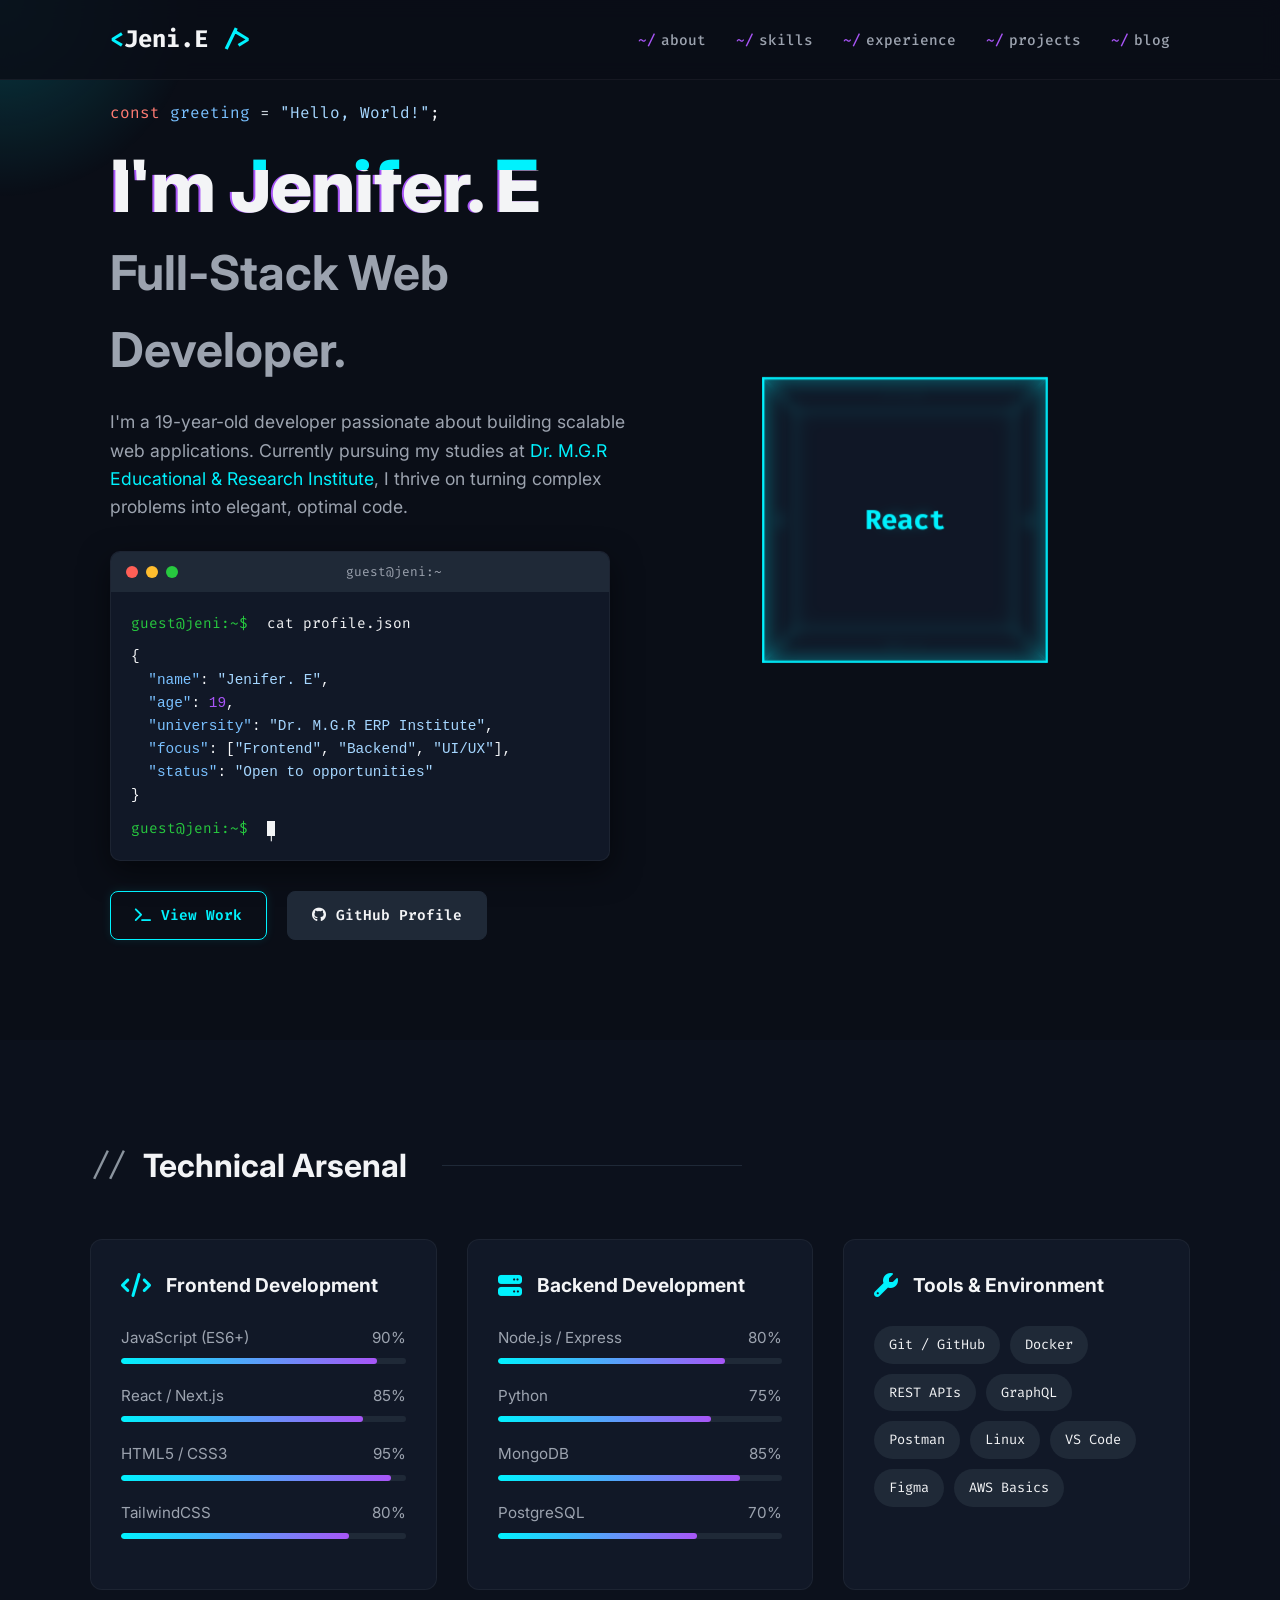
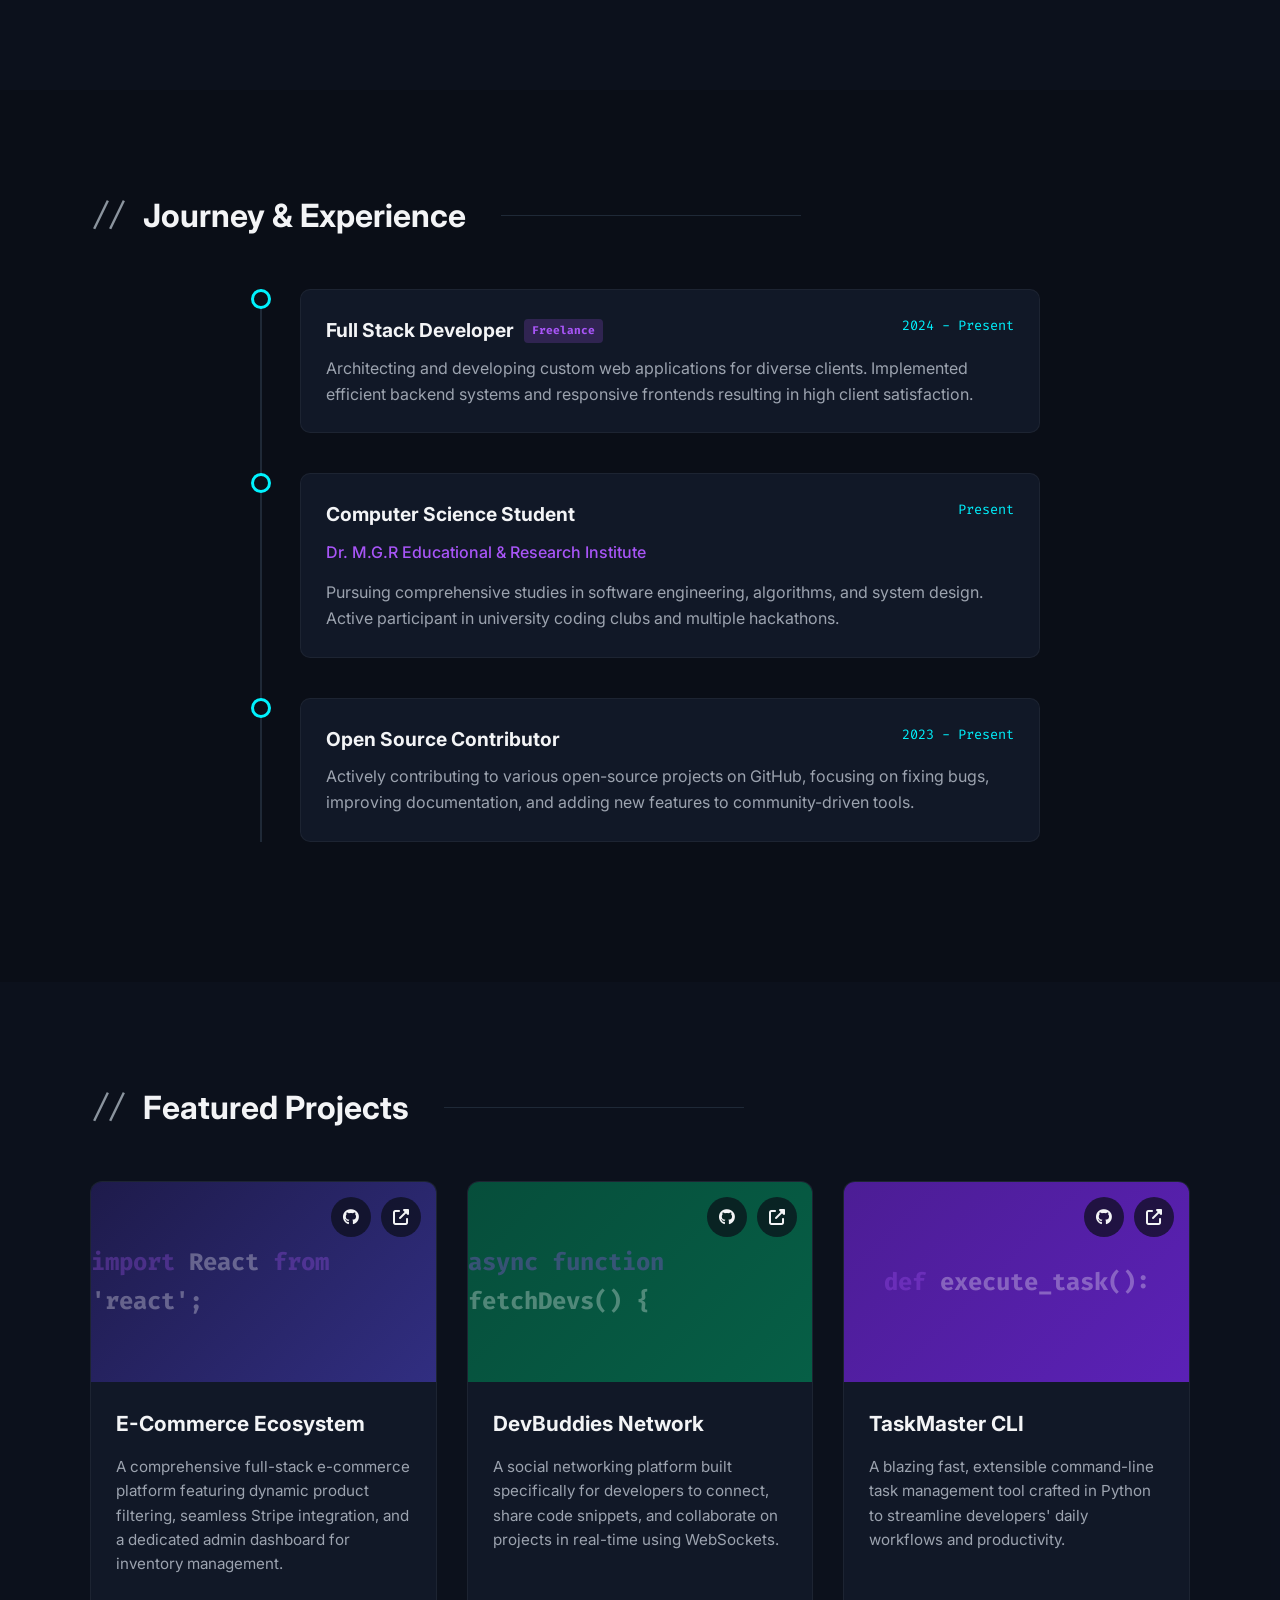
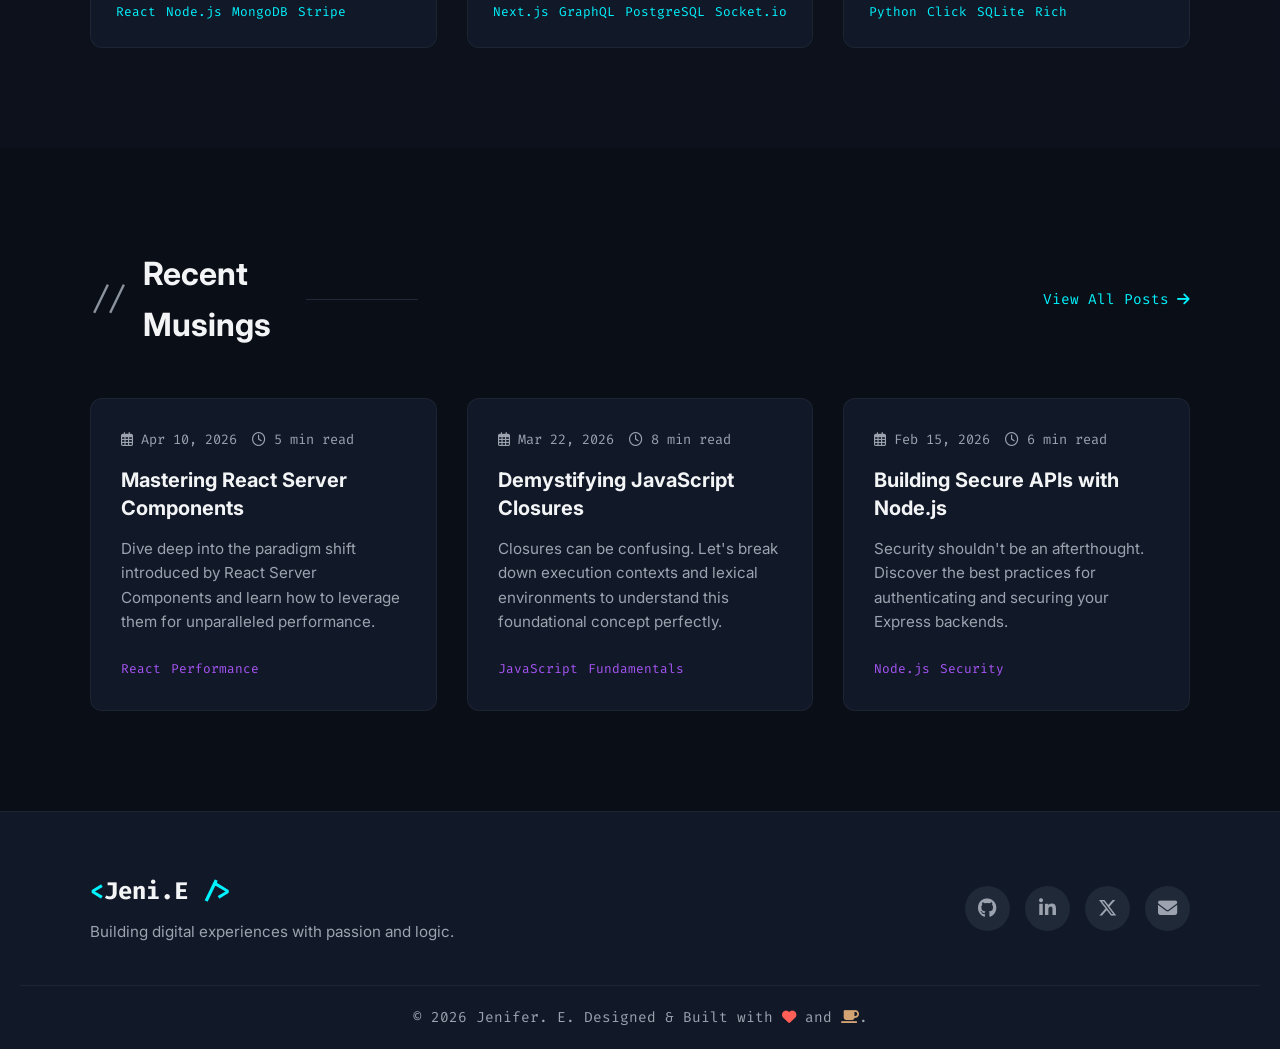
<file: Jeni portfolio/index.html>
<!DOCTYPE html>
<html lang="en" class="scroll-smooth">
<head>
    <meta charset="UTF-8">
    <meta name="viewport" content="width=device-width, initial-scale=1.0">
    <title>Jenifer. E | Full-Stack Developer</title>
    <meta name="description" content="Portfolio of Jenifer. E, a 19-year-old Full-Stack Developer studying at Dr. M.G.R Educational & Research Institute.">
    <link rel="stylesheet" href="style.css">
    <!-- Google Fonts -->
    <link rel="preconnect" href="https://fonts.googleapis.com">
    <link rel="preconnect" href="https://fonts.gstatic.com" crossorigin>
    <link href="https://fonts.googleapis.com/css2?family=Fira+Code:wght@300;400;500;600;700&family=Inter:wght@300;400;500;600;700;800&display=swap" rel="stylesheet">
    <!-- Font Awesome -->
    <link rel="stylesheet" href="https://cdnjs.cloudflare.com/ajax/libs/font-awesome/6.4.0/css/all.min.css">
</head>
<body>
    <div class="cursor-glow"></div>
    
    <header class="navbar">
        <div class="nav-container">
            <a href="#" class="logo">
                <span class="code-bracket">&lt;</span>Jeni.E <span class="code-bracket">/&gt;</span>
            </a>
            <ul class="nav-links">
                <li><a href="#about"><span class="nav-prefix">~/</span>about</a></li>
                <li><a href="#skills"><span class="nav-prefix">~/</span>skills</a></li>
                <li><a href="#experience"><span class="nav-prefix">~/</span>experience</a></li>
                <li><a href="#projects"><span class="nav-prefix">~/</span>projects</a></li>
                <li><a href="#blog"><span class="nav-prefix">~/</span>blog</a></li>
            </ul>
            <div class="hamburger">
                <div class="line"></div>
                <div class="line"></div>
                <div class="line"></div>
            </div>
        </div>
    </header>

    <main>
        <!-- Hero Section -->
        <section id="about" class="hero section-padding">
            <div class="hero-content fade-in-up">
                <p class="greeting code-font">
                    <span class="syntax-keyword">const</span> <span class="syntax-variable">greeting</span> <span class="syntax-operator">=</span> <span class="syntax-string">"Hello, World!"</span>;
                </p>
                <h1 class="glitch" data-text="I'm Jenifer. E">I'm <span class="highlight">Jenifer. E</span></h1>
                <h2 class="subtitle">Full-Stack Web Developer.</h2>
                <p class="hero-description">
                    I'm a 19-year-old developer passionate about building scalable web applications. 
                    Currently pursuing my studies at <span class="highlight">Dr. M.G.R Educational & Research Institute</span>, 
                    I thrive on turning complex problems into elegant, optimal code.
                </p>
                
                <div class="terminal-card">
                    <div class="terminal-header">
                        <div class="terminal-buttons">
                            <span class="term-btn close"></span>
                            <span class="term-btn minimize"></span>
                            <span class="term-btn expand"></span>
                        </div>
                        <span class="terminal-title">guest@jeni:~</span>
                    </div>
                    <div class="terminal-body code-font">
                        <p><span class="prompt">guest@jeni:~$</span> cat profile.json</p>
                        <pre class="json-code">
{
  <span class="json-key">"name"</span>: <span class="json-string">"Jenifer. E"</span>,
  <span class="json-key">"age"</span>: <span class="json-number">19</span>,
  <span class="json-key">"university"</span>: <span class="json-string">"Dr. M.G.R ERP Institute"</span>,
  <span class="json-key">"focus"</span>: [<span class="json-string">"Frontend"</span>, <span class="json-string">"Backend"</span>, <span class="json-string">"UI/UX"</span>],
  <span class="json-key">"status"</span>: <span class="json-string">"Open to opportunities"</span>
}</pre>
                        <p><span class="prompt">guest@jeni:~$</span> <span class="cursor-blink">|</span></p>
                    </div>
                </div>

                <div class="cta-group">
                    <a href="#projects" class="btn primary-btn"><i class="fas fa-terminal"></i> View Work</a>
                    <a href="https://github.com" target="_blank" rel="noopener noreferrer" class="btn secondary-btn"><i class="fab fa-github"></i> GitHub Profile</a>
                </div>
            </div>
            
            <div class="hero-visual fade-in-up delay-1">
                <div class="code-cube-container">
                    <div class="code-cube">
                        <div class="face front">React</div>
                        <div class="face back">Node</div>
                        <div class="face right">Python</div>
                        <div class="face left">DBs</div>
                        <div class="face top">Git</div>
                        <div class="face bottom">API</div>
                    </div>
                </div>
            </div>
        </section>

        <!-- Skills Section -->
        <section id="skills" class="skills-section section-padding offset-bg">
            <div class="section-container">
                <h2 class="section-title"><span class="code-comment">//</span> Technical Arsenal</h2>
                <div class="skills-grid">
                    <div class="skill-category fade-in-up">
                        <div class="skill-header">
                            <i class="fas fa-code"></i>
                            <h3>Frontend Development</h3>
                        </div>
                        <div class="skill-items">
                            <div class="skill-item">
                                <div class="skill-info"><span>JavaScript (ES6+)</span> <span>90%</span></div>
                                <div class="progress-bar"><div class="progress" style="width: 90%;"></div></div>
                            </div>
                            <div class="skill-item">
                                <div class="skill-info"><span>React / Next.js</span> <span>85%</span></div>
                                <div class="progress-bar"><div class="progress" style="width: 85%;"></div></div>
                            </div>
                            <div class="skill-item">
                                <div class="skill-info"><span>HTML5 / CSS3</span> <span>95%</span></div>
                                <div class="progress-bar"><div class="progress" style="width: 95%;"></div></div>
                            </div>
                            <div class="skill-item">
                                <div class="skill-info"><span>TailwindCSS</span> <span>80%</span></div>
                                <div class="progress-bar"><div class="progress" style="width: 80%;"></div></div>
                            </div>
                        </div>
                    </div>

                    <div class="skill-category fade-in-up delay-1">
                        <div class="skill-header">
                            <i class="fas fa-server"></i>
                            <h3>Backend Development</h3>
                        </div>
                        <div class="skill-items">
                            <div class="skill-item">
                                <div class="skill-info"><span>Node.js / Express</span> <span>80%</span></div>
                                <div class="progress-bar"><div class="progress" style="width: 80%;"></div></div>
                            </div>
                            <div class="skill-item">
                                <div class="skill-info"><span>Python</span> <span>75%</span></div>
                                <div class="progress-bar"><div class="progress" style="width: 75%;"></div></div>
                            </div>
                            <div class="skill-item">
                                <div class="skill-info"><span>MongoDB</span> <span>85%</span></div>
                                <div class="progress-bar"><div class="progress" style="width: 85%;"></div></div>
                            </div>
                            <div class="skill-item">
                                <div class="skill-info"><span>PostgreSQL</span> <span>70%</span></div>
                                <div class="progress-bar"><div class="progress" style="width: 70%;"></div></div>
                            </div>
                        </div>
                    </div>

                    <div class="skill-category fade-in-up delay-2">
                        <div class="skill-header">
                            <i class="fas fa-wrench"></i>
                            <h3>Tools & Environment</h3>
                        </div>
                        <div class="tools-cloud">
                            <span class="tool-tag">Git / GitHub</span>
                            <span class="tool-tag">Docker</span>
                            <span class="tool-tag">REST APIs</span>
                            <span class="tool-tag">GraphQL</span>
                            <span class="tool-tag">Postman</span>
                            <span class="tool-tag">Linux</span>
                            <span class="tool-tag">VS Code</span>
                            <span class="tool-tag">Figma</span>
                            <span class="tool-tag">AWS Basics</span>
                        </div>
                    </div>
                </div>
            </div>
        </section>

        <!-- Experience Timeline -->
        <section id="experience" class="timeline-section section-padding">
            <div class="section-container">
                <h2 class="section-title"><span class="code-comment">//</span> Journey & Experience</h2>
                <div class="timeline">
                    <!-- Timeline Item 1 -->
                    <div class="timeline-item fade-in-up">
                        <div class="timeline-marker"></div>
                        <div class="timeline-content">
                            <div class="timeline-header">
                                <h3>Full Stack Developer <span class="tag-badge">Freelance</span></h3>
                                <span class="date-badge">2024 - Present</span>
                            </div>
                            <p>Architecting and developing custom web applications for diverse clients. Implemented efficient backend systems and responsive frontends resulting in high client satisfaction.</p>
                        </div>
                    </div>
                    <!-- Timeline Item 2 -->
                    <div class="timeline-item fade-in-up">
                        <div class="timeline-marker"></div>
                        <div class="timeline-content">
                            <div class="timeline-header">
                                <h3>Computer Science Student</h3>
                                <span class="date-badge">Present</span>
                            </div>
                            <h4 class="institute">Dr. M.G.R Educational & Research Institute</h4>
                            <p>Pursuing comprehensive studies in software engineering, algorithms, and system design. Active participant in university coding clubs and multiple hackathons.</p>
                        </div>
                    </div>
                    <!-- Timeline Item 3 -->
                    <div class="timeline-item fade-in-up">
                        <div class="timeline-marker"></div>
                        <div class="timeline-content">
                            <div class="timeline-header">
                                <h3>Open Source Contributor</h3>
                                <span class="date-badge">2023 - Present</span>
                            </div>
                            <p>Actively contributing to various open-source projects on GitHub, focusing on fixing bugs, improving documentation, and adding new features to community-driven tools.</p>
                        </div>
                    </div>
                </div>
            </div>
        </section>

        <!-- Projects Section -->
        <section id="projects" class="projects-section section-padding offset-bg">
            <div class="section-container">
                <h2 class="section-title"><span class="code-comment">//</span> Featured Projects</h2>
                <div class="projects-grid">
                    <!-- Project 1 -->
                    <div class="project-card fade-in-up">
                        <div class="project-image" style="background: linear-gradient(135deg, #1e1b4b, #312e81);">
                            <div class="project-links">
                                <a href="https://github.com" target="_blank" aria-label="GitHub"><i class="fab fa-github"></i></a>
                                <a href="#" aria-label="Live Demo"><i class="fas fa-external-link-alt"></i></a>
                            </div>
                            <div class="project-code-bg">
                                <span>import</span> React <span>from</span> 'react';
                            </div>
                        </div>
                        <div class="project-content">
                            <h3 class="project-title">E-Commerce Ecosystem</h3>
                            <p class="project-desc">A comprehensive full-stack e-commerce platform featuring dynamic product filtering, seamless Stripe integration, and a dedicated admin dashboard for inventory management.</p>
                            <div class="project-tech-list">
                                <span>React</span>
                                <span>Node.js</span>
                                <span>MongoDB</span>
                                <span>Stripe</span>
                            </div>
                        </div>
                    </div>

                    <!-- Project 2 -->
                    <div class="project-card fade-in-up delay-1">
                        <div class="project-image" style="background: linear-gradient(135deg, #064e3b, #065f46);">
                            <div class="project-links">
                                <a href="https://github.com" target="_blank" aria-label="GitHub"><i class="fab fa-github"></i></a>
                                <a href="#" aria-label="Live Demo"><i class="fas fa-external-link-alt"></i></a>
                            </div>
                            <div class="project-code-bg">
                                <span>async function</span> fetchDevs() {
                            </div>
                        </div>
                        <div class="project-content">
                            <h3 class="project-title">DevBuddies Network</h3>
                            <p class="project-desc">A social networking platform built specifically for developers to connect, share code snippets, and collaborate on projects in real-time using WebSockets.</p>
                            <div class="project-tech-list">
                                <span>Next.js</span>
                                <span>GraphQL</span>
                                <span>PostgreSQL</span>
                                <span>Socket.io</span>
                            </div>
                        </div>
                    </div>

                    <!-- Project 3 -->
                    <div class="project-card fade-in-up delay-2">
                        <div class="project-image" style="background: linear-gradient(135deg, #4c1d95, #5b21b6);">
                            <div class="project-links">
                                <a href="https://github.com" target="_blank" aria-label="GitHub"><i class="fab fa-github"></i></a>
                                <a href="#" aria-label="Live Demo"><i class="fas fa-external-link-alt"></i></a>
                            </div>
                            <div class="project-code-bg">
                                <span>def</span> execute_task():
                            </div>
                        </div>
                        <div class="project-content">
                            <h3 class="project-title">TaskMaster CLI</h3>
                            <p class="project-desc">A blazing fast, extensible command-line task management tool crafted in Python to streamline developers' daily workflows and productivity.</p>
                            <div class="project-tech-list">
                                <span>Python</span>
                                <span>Click</span>
                                <span>SQLite</span>
                                <span>Rich</span>
                            </div>
                        </div>
                    </div>
                </div>
            </div>
        </section>

        <!-- Blog Section -->
        <section id="blog" class="blog-section section-padding">
            <div class="section-container">
                <div class="section-header-flex">
                    <h2 class="section-title"><span class="code-comment">//</span> Recent Musings</h2>
                    <a href="#" class="view-all-link">View All Posts <i class="fas fa-arrow-right"></i></a>
                </div>
                <div class="blog-grid">
                    <article class="blog-card fade-in-up">
                        <div class="blog-meta">
                            <span class="blog-date"><i class="far fa-calendar-alt"></i> Apr 10, 2026</span>
                            <span class="blog-read-time"><i class="far fa-clock"></i> 5 min read</span>
                        </div>
                        <h3 class="blog-title"><a href="#">Mastering React Server Components</a></h3>
                        <p class="blog-excerpt">Dive deep into the paradigm shift introduced by React Server Components and learn how to leverage them for unparalleled performance.</p>
                        <div class="blog-tags">
                            <span>React</span>
                            <span>Performance</span>
                        </div>
                    </article>
                    
                    <article class="blog-card fade-in-up delay-1">
                        <div class="blog-meta">
                            <span class="blog-date"><i class="far fa-calendar-alt"></i> Mar 22, 2026</span>
                            <span class="blog-read-time"><i class="far fa-clock"></i> 8 min read</span>
                        </div>
                        <h3 class="blog-title"><a href="#">Demystifying JavaScript Closures</a></h3>
                        <p class="blog-excerpt">Closures can be confusing. Let's break down execution contexts and lexical environments to understand this foundational concept perfectly.</p>
                        <div class="blog-tags">
                            <span>JavaScript</span>
                            <span>Fundamentals</span>
                        </div>
                    </article>

                    <article class="blog-card fade-in-up delay-2">
                        <div class="blog-meta">
                            <span class="blog-date"><i class="far fa-calendar-alt"></i> Feb 15, 2026</span>
                            <span class="blog-read-time"><i class="far fa-clock"></i> 6 min read</span>
                        </div>
                        <h3 class="blog-title"><a href="#">Building Secure APIs with Node.js</a></h3>
                        <p class="blog-excerpt">Security shouldn't be an afterthought. Discover the best practices for authenticating and securing your Express backends.</p>
                        <div class="blog-tags">
                            <span>Node.js</span>
                            <span>Security</span>
                        </div>
                    </article>
                </div>
            </div>
        </section>
    </main>

    <!-- Footer -->
    <footer>
        <div class="footer-container">
            <div class="footer-info">
                <div class="logo">
                    <span class="code-bracket">&lt;</span>Jeni.E <span class="code-bracket">/&gt;</span>
                </div>
                <p>Building digital experiences with passion and logic.</p>
            </div>
            <div class="social-links">
                <a href="https://github.com" target="_blank" aria-label="GitHub"><i class="fab fa-github"></i></a>
                <a href="#" aria-label="LinkedIn"><i class="fab fa-linkedin-in"></i></a>
                <a href="#" aria-label="Twitter"><i class="fab fa-x-twitter"></i></a>
                <a href="mailto:contact@jenifer.e.dev" aria-label="Email"><i class="fas fa-envelope"></i></a>
            </div>
        </div>
        <div class="footer-bottom">
            <p>&copy; 2026 Jenifer. E. Designed & Built with <i class="fas fa-heart"></i> and <i class="fas fa-coffee"></i>.</p>
        </div>
    </footer>

    <script src="script.js"></script>
</body>
</html>
</file>
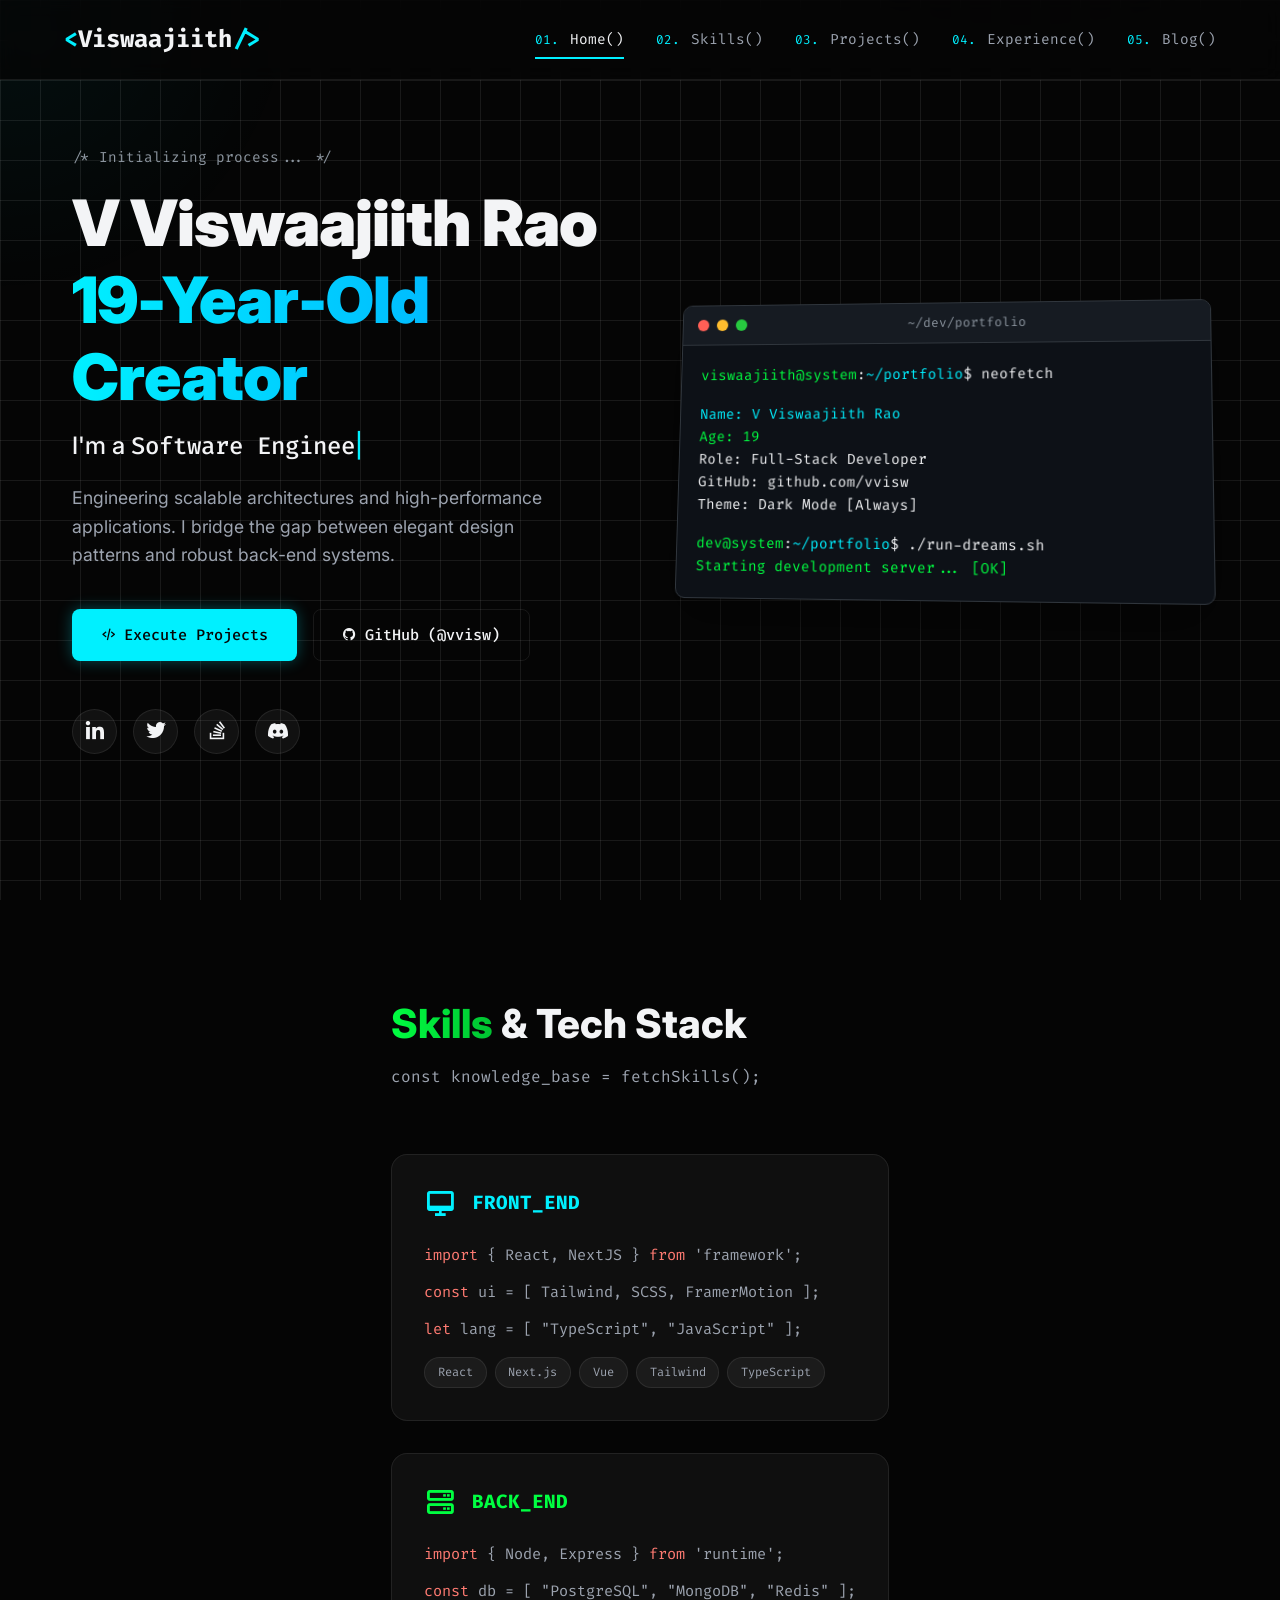
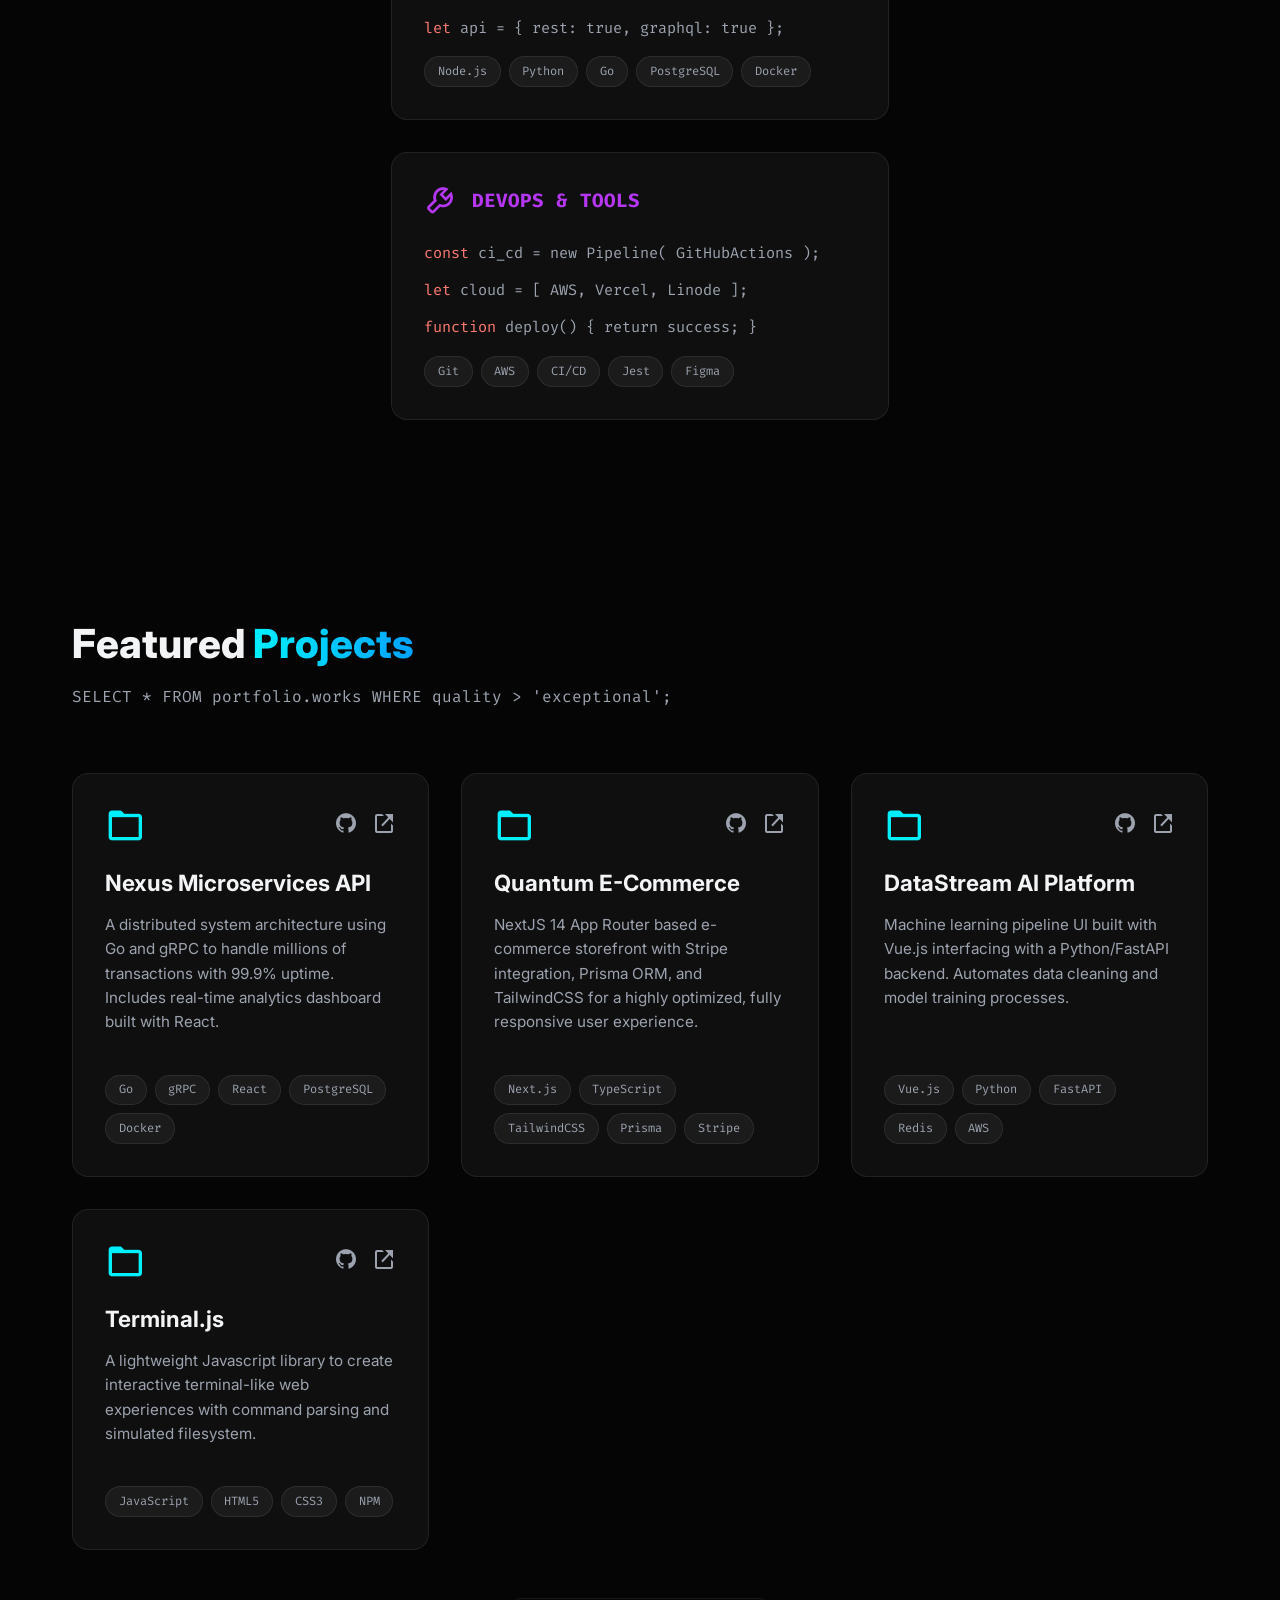
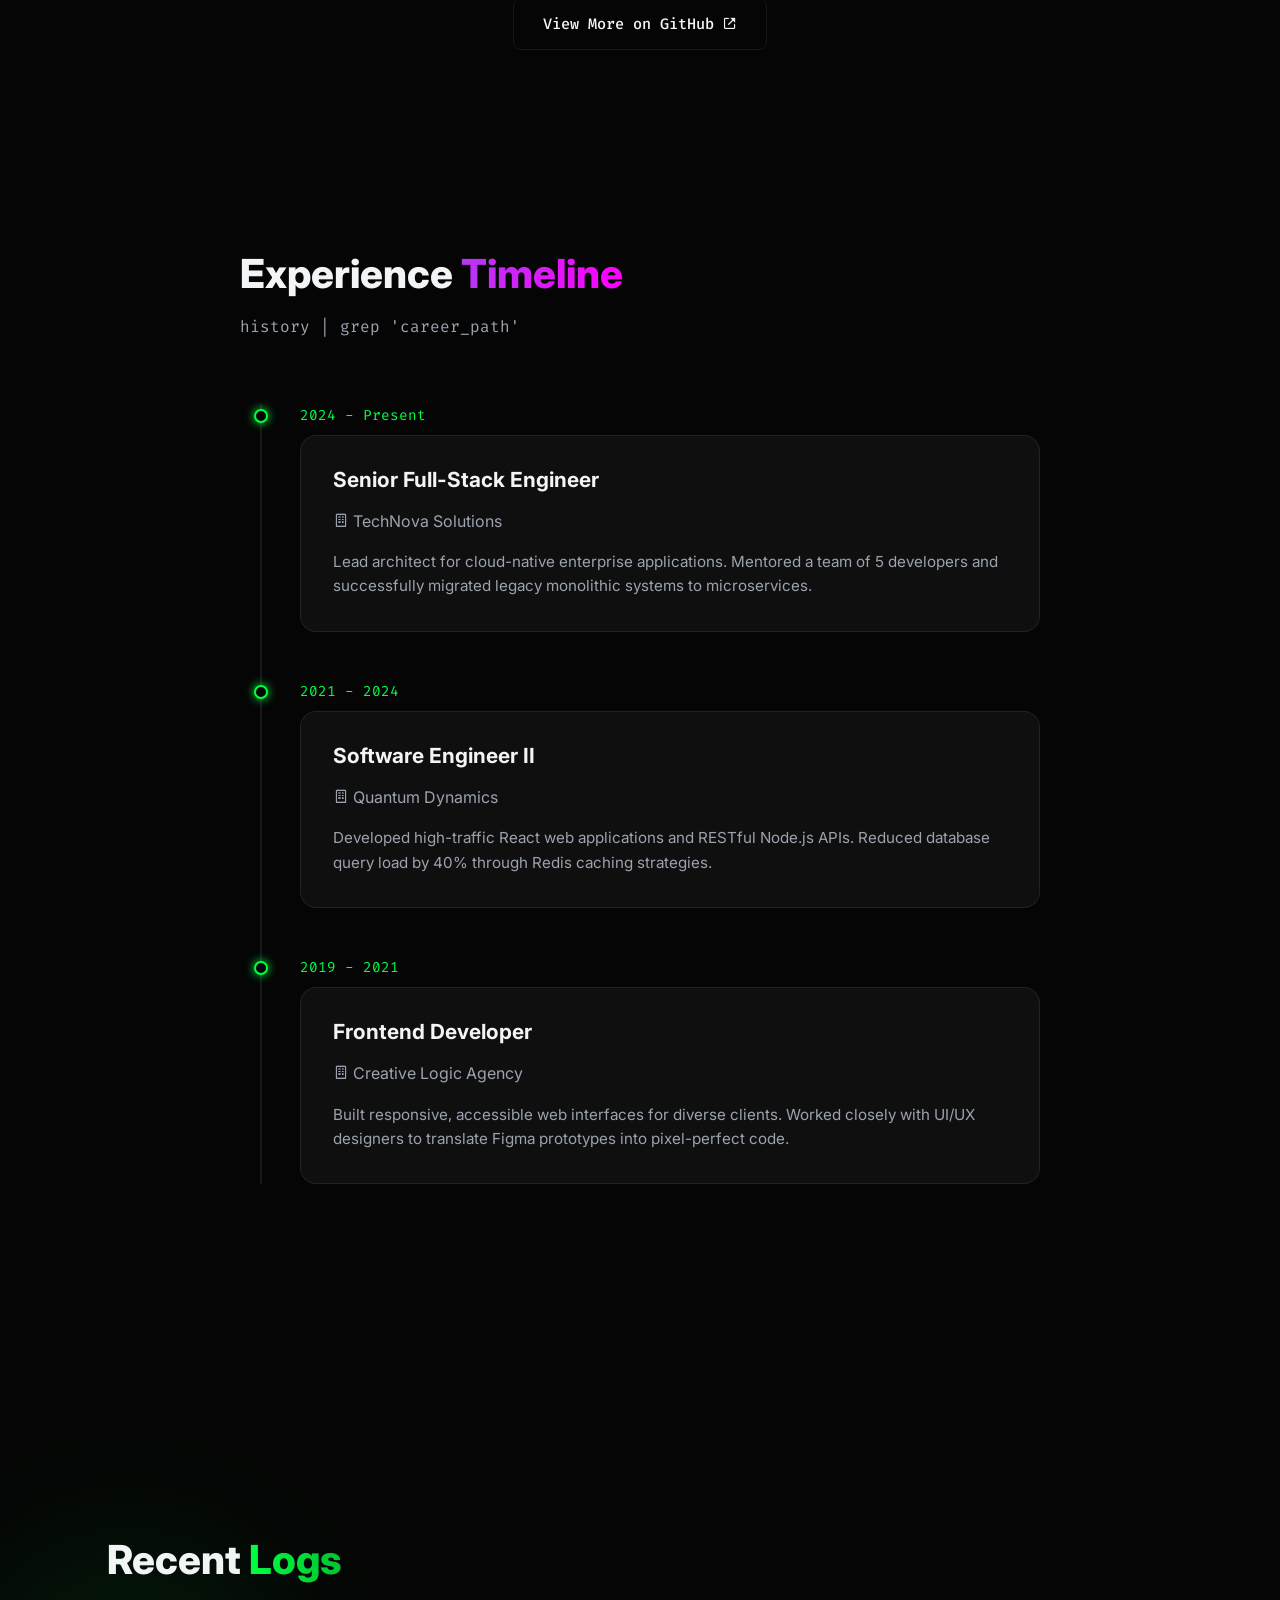
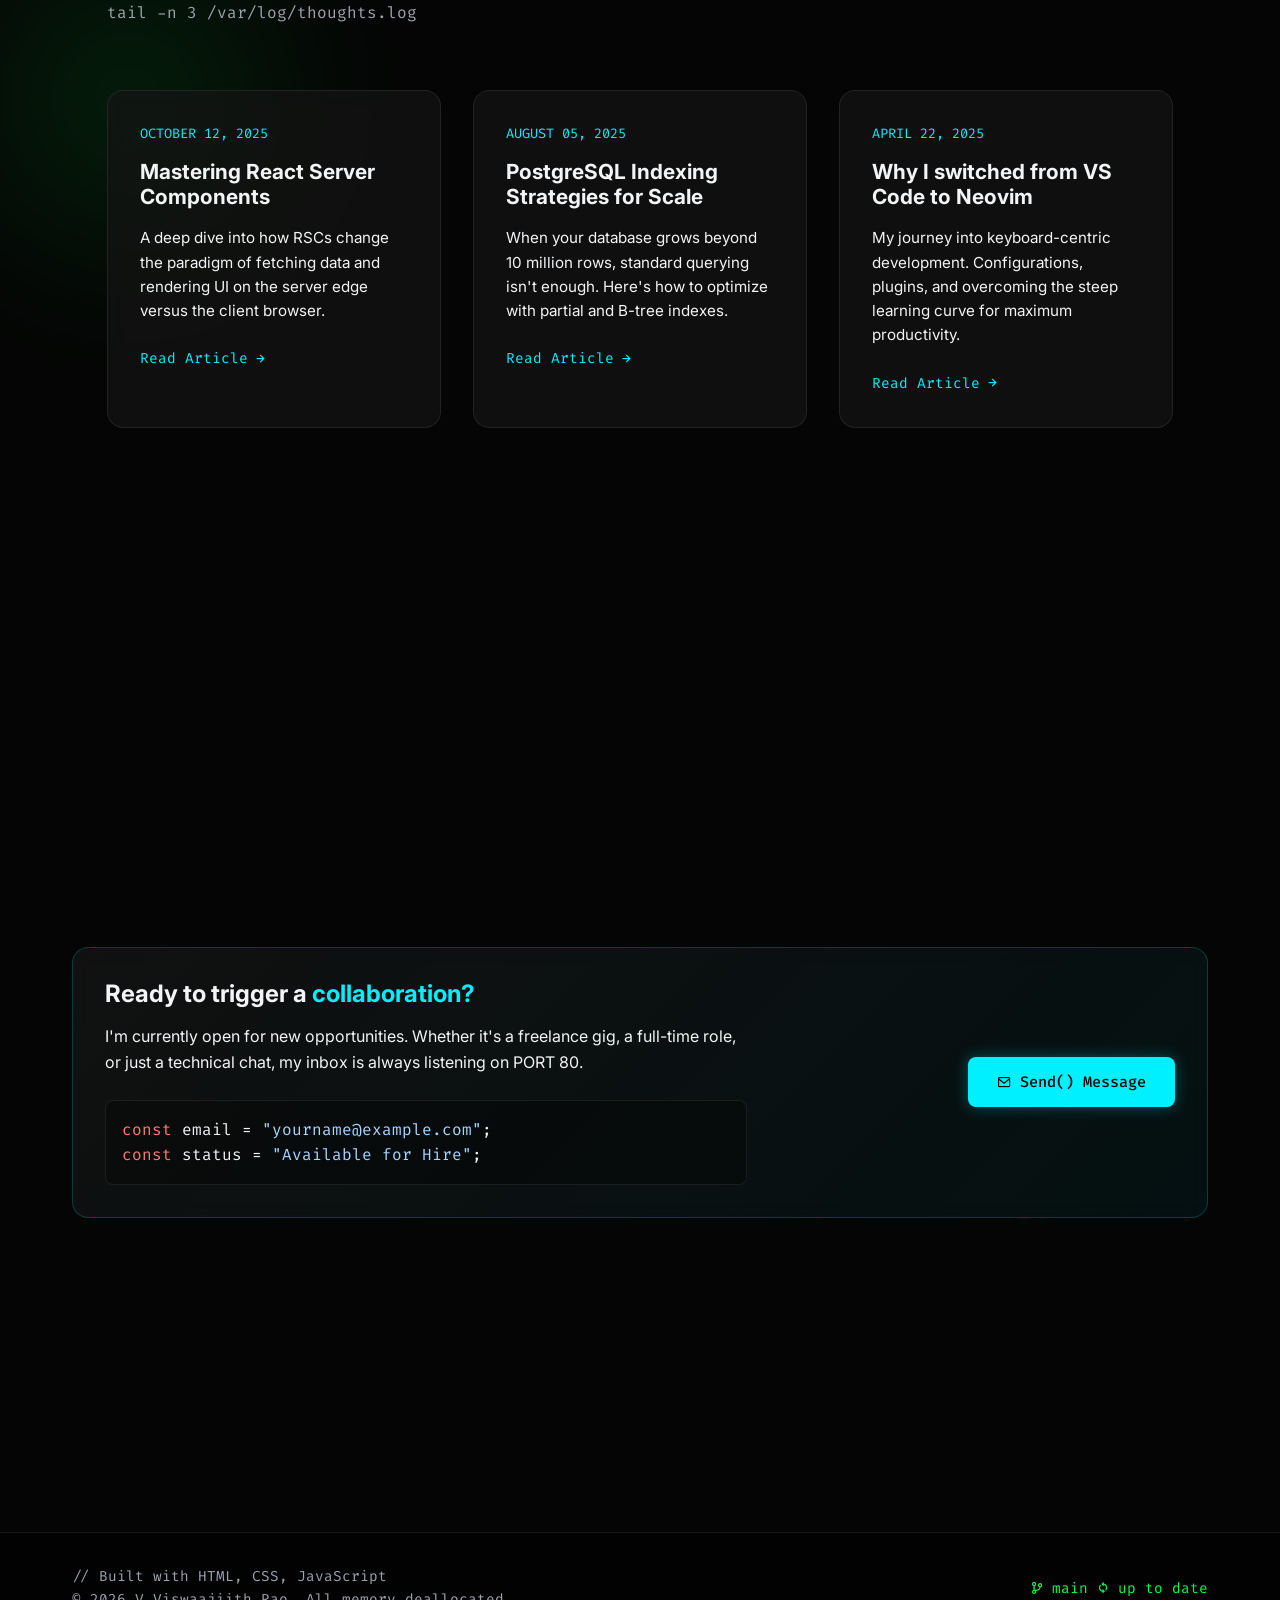
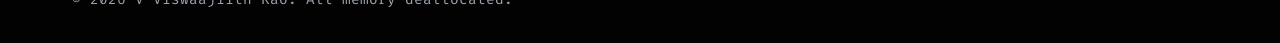
<file: portfolio-website/index.html>
<!DOCTYPE html>
<html lang="en">

<head>
    <meta charset="UTF-8">
    <meta name="viewport" content="width=device-width, initial-scale=1.0">
    <title>V Viswaajiith Rao | Portfolio</title>
    <meta name="description"
        content="Portfolio of V Viswaajiith Rao, a 19-year-old Full Stack Developer showcasing projects, skills, and experience.">

    <!-- Google Fonts -->
    <link rel="preconnect" href="https://fonts.googleapis.com">
    <link rel="preconnect" href="https://fonts.gstatic.com" crossorigin>
    <link
        href="https://fonts.googleapis.com/css2?family=Fira+Code:wght@300;400;500;600;700&family=Inter:wght@300;400;500;600;700;800;900&display=swap"
        rel="stylesheet">

    <!-- Boxicons for standard icons -->
    <link href='https://unpkg.com/boxicons@2.1.4/css/boxicons.min.css' rel='stylesheet'>

    <!-- Custom CSS -->
    <link rel="stylesheet" href="css/style.css">
</head>

<body class="dark-theme">
    <!-- Interactive Background elements -->
    <div class="cursor-glow" id="cursor-glow"></div>
    <div class="bg-gradient-sphere"></div>
    <div class="bg-gradient-sphere-2"></div>
    <div class="noise-overlay"></div>

    <header class="header" id="header">
        <a href="#home" class="logo">
            <span class="code-bracket">&lt;</span><span class="logo-name">Viswaajiith</span><span
                class="code-bracket">/&gt;</span>
        </a>
        <nav class="navbar" id="navbar">
            <a href="#home" class="nav-link active"><span class="nav-num">01.</span> Home()</a>
            <a href="#skills" class="nav-link"><span class="nav-num">02.</span> Skills()</a>
            <a href="#projects" class="nav-link"><span class="nav-num">03.</span> Projects()</a>
            <a href="#experience" class="nav-link"><span class="nav-num">04.</span> Experience()</a>
            <a href="#blog" class="nav-link"><span class="nav-num">05.</span> Blog()</a>
        </nav>
        <div class="mobile-toggle" id="mobile-toggle">
            <i class='bx bx-menu'></i>
        </div>
    </header>

    <main class="main-content">
        <!-- HERO SECTION -->
        <section id="home" class="section hero">
            <div class="container hero-container">
                <div class="hero-content fade-in-up">
                    <p class="code-comment">/* Initializing process... */</p>
                    <h1 class="hero-title">
                        V Viswaajiith Rao <br>
                        <span class="gradient-text gradient-primary">19-Year-Old Creator</span>
                    </h1>
                    <h2 class="hero-subtitle">
                        I'm a <span id="typewriter" class="code-font accent-primary"></span><span
                            class="blink-cursor">|</span>
                    </h2>
                    <p class="hero-desc">
                        Engineering scalable architectures and high-performance applications.
                        I bridge the gap between elegant design patterns and robust back-end systems.
                    </p>
                    <div class="hero-actions">
                        <a href="#projects" class="btn btn-primary">
                            <i class='bx bx-code-alt'></i> Execute Projects
                        </a>
                        <a href="https://github.com/vvisw" target="_blank" class="btn btn-outline">
                            <i class='bx bxl-github'></i> GitHub (@vvisw)
                        </a>
                    </div>

                    <div class="social-cluster">
                        <a href="#" class="social-icon" style="--i: 1;"><i class='bx bxl-linkedin'></i></a>
                        <a href="#" class="social-icon" style="--i: 2;"><i class='bx bxl-twitter'></i></a>
                        <a href="#" class="social-icon" style="--i: 3;"><i class='bx bxl-stack-overflow'></i></a>
                        <a href="#" class="social-icon" style="--i: 4;"><i class='bx bxl-discord-alt'></i></a>
                    </div>
                </div>

                <div class="hero-visual fade-in-up delay-2">
                    <div class="terminal-window">
                        <div class="terminal-header">
                            <div class="dots">
                                <span class="dot red"></span>
                                <span class="dot yellow"></span>
                                <span class="dot green"></span>
                            </div>
                            <div class="terminal-title">~/dev/portfolio</div>
                        </div>
                        <div class="terminal-body code-font">
                            <div class="line"><span class="text-green">viswaajiith@system</span>:<span
                                    class="text-blue">~/portfolio</span>$ neofetch</div>
                            <div class="line mt-2 text-primary">Name: V Viswaajiith Rao</div>
                            <div class="line text-secondary">Age: 19</div>
                            <div class="line">Role: Full-Stack Developer</div>
                            <div class="line">GitHub: github.com/vvisw</div>
                            <div class="line">Theme: Dark Mode [Always]</div>
                            <div class="line mt-2"><span class="text-green">dev@system</span>:<span
                                    class="text-blue">~/portfolio</span>$ ./run-dreams.sh</div>
                            <div class="line text-green blinking">Starting development server... [OK]</div>
                        </div>
                    </div>
                </div>
            </div>
        </section>

        <!-- SKILLS SECTION -->
        <section id="skills" class="section skills">
            <div class="container">
                <div class="section-header fade-in">
                    <h2 class="section-title"><span class="gradient-text gradient-secondary">Skills</span> & Tech Stack
                    </h2>
                    <p class="section-subtitle">const knowledge_base = fetchSkills();</p>
                </div>

                <div class="skills-grid">
                    <!-- Frontend -->
                    <div class="skill-category glass-card fade-in-up">
                        <div class="category-header text-primary">
                            <i class='bx bx-desktop'></i>
                            <h3>FRONT_END</h3>
                        </div>
                        <ul class="skill-list code-font">
                            <li><span class="keyword">import</span> { React, NextJS } <span class="keyword">from</span>
                                'framework';</li>
                            <li><span class="keyword">const</span> ui = [ Tailwind, SCSS, FramerMotion ];</li>
                            <li><span class="keyword">let</span> lang = [ "TypeScript", "JavaScript" ];</li>
                        </ul>
                        <div class="tech-tags">
                            <span class="tag">React</span>
                            <span class="tag">Next.js</span>
                            <span class="tag">Vue</span>
                            <span class="tag">Tailwind</span>
                            <span class="tag">TypeScript</span>
                        </div>
                    </div>

                    <!-- Backend -->
                    <div class="skill-category glass-card fade-in-up delay-1">
                        <div class="category-header text-secondary">
                            <i class='bx bx-server'></i>
                            <h3>BACK_END</h3>
                        </div>
                        <ul class="skill-list code-font">
                            <li><span class="keyword">import</span> { Node, Express } <span class="keyword">from</span>
                                'runtime';</li>
                            <li><span class="keyword">const</span> db = [ "PostgreSQL", "MongoDB", "Redis" ];</li>
                            <li><span class="keyword">let</span> api = { rest: true, graphql: true };</li>
                        </ul>
                        <div class="tech-tags">
                            <span class="tag">Node.js</span>
                            <span class="tag">Python</span>
                            <span class="tag">Go</span>
                            <span class="tag">PostgreSQL</span>
                            <span class="tag">Docker</span>
                        </div>
                    </div>

                    <!-- Architecture/Tools -->
                    <div class="skill-category glass-card fade-in-up delay-2">
                        <div class="category-header text-tertiary">
                            <i class='bx bx-wrench'></i>
                            <h3>DEVOPS & TOOLS</h3>
                        </div>
                        <ul class="skill-list code-font">
                            <li><span class="keyword">const</span> ci_cd = new Pipeline( GitHubActions );</li>
                            <li><span class="keyword">let</span> cloud = [ AWS, Vercel, Linode ];</li>
                            <li><span class="keyword">function</span> deploy() { return success; }</li>
                        </ul>
                        <div class="tech-tags">
                            <span class="tag">Git</span>
                            <span class="tag">AWS</span>
                            <span class="tag">CI/CD</span>
                            <span class="tag">Jest</span>
                            <span class="tag">Figma</span>
                        </div>
                    </div>
                </div>
            </div>
        </section>

        <!-- PORTFOLIO / PROJECTS SECTION -->
        <section id="projects" class="section projects">
            <div class="container">
                <div class="section-header fade-in">
                    <h2 class="section-title">Featured <span class="gradient-text gradient-primary">Projects</span></h2>
                    <p class="section-subtitle">SELECT * FROM portfolio.works WHERE quality > 'exceptional';</p>
                </div>

                <div class="projects-grid" id="projects-container">
                    <!-- Projects injected via JS -->
                </div>

                <div class="more-projects-container fade-in">
                    <a href="https://github.com" target="_blank" class="btn btn-outline">
                        View More on GitHub <i class='bx bx-link-external'></i>
                    </a>
                </div>
            </div>
        </section>

        <!-- EXPERIENCE SECTION -->
        <section id="experience" class="section experience">
            <div class="container">
                <div class="section-header fade-in">
                    <h2 class="section-title">Experience <span class="gradient-text gradient-tertiary">Timeline</span>
                    </h2>
                    <p class="section-subtitle">history | grep 'career_path'</p>
                </div>

                <div class="timeline" id="timeline-container">
                    <!-- Timeline items injected via JS -->
                </div>
            </div>
        </section>

        <!-- BLOG SECTION -->
        <section id="blog" class="section blog">
            <div class="container">
                <div class="section-header fade-in">
                    <h2 class="section-title">Recent <span class="gradient-text gradient-secondary">Logs</span></h2>
                    <p class="section-subtitle">tail -n 3 /var/log/thoughts.log</p>
                </div>

                <div class="blog-grid" id="blog-container">
                    <!-- Blog items injected via JS -->
                </div>
            </div>
        </section>

        <!-- CONTACT SECTION -->
        <section id="contact" class="section contact">
            <div class="container">
                <div class="contact-card glass-card fade-in-up">
                    <div class="contact-info">
                        <h2>Ready to trigger a <span class="text-primary">collaboration?</span></h2>
                        <p>I'm currently open for new opportunities. Whether it's a freelance gig, a full-time role, or
                            just a technical chat, my inbox is always listening on PORT 80.</p>
                        <div class="contact-details code-font">
                            <p><span class="keyword">const</span> email = <span
                                    class="string">"yourname@example.com"</span>;</p>
                            <p><span class="keyword">const</span> status = <span class="string">"Available for
                                    Hire"</span>;</p>
                        </div>
                    </div>
                    <div class="contact-action">
                        <a href="mailto:yourname@example.com" class="btn btn-primary pulse-effect">
                            <i class='bx bx-envelope'></i> Send() Message
                        </a>
                    </div>
                </div>
            </div>
        </section>

    </main>

    <footer class="footer code-font">
        <div class="container">
            <div class="footer-content">
                <div class="footer-left">
                    <p>// Built with HTML, CSS, JavaScript</p>
                    <p>&copy; <span id="year"></span> V Viswaajiith Rao. All memory deallocated.</p>
                </div>
                <div class="footer-right">
                    <a href="#" class="git-status"><i class='bx bx-git-branch'></i> main <i class='bx bx-sync'></i> up
                        to date</a>
                </div>
            </div>
        </div>
    </footer>

    <!-- Scripts -->
    <script src="js/script.js"></script>
</body>

</html>
</file>
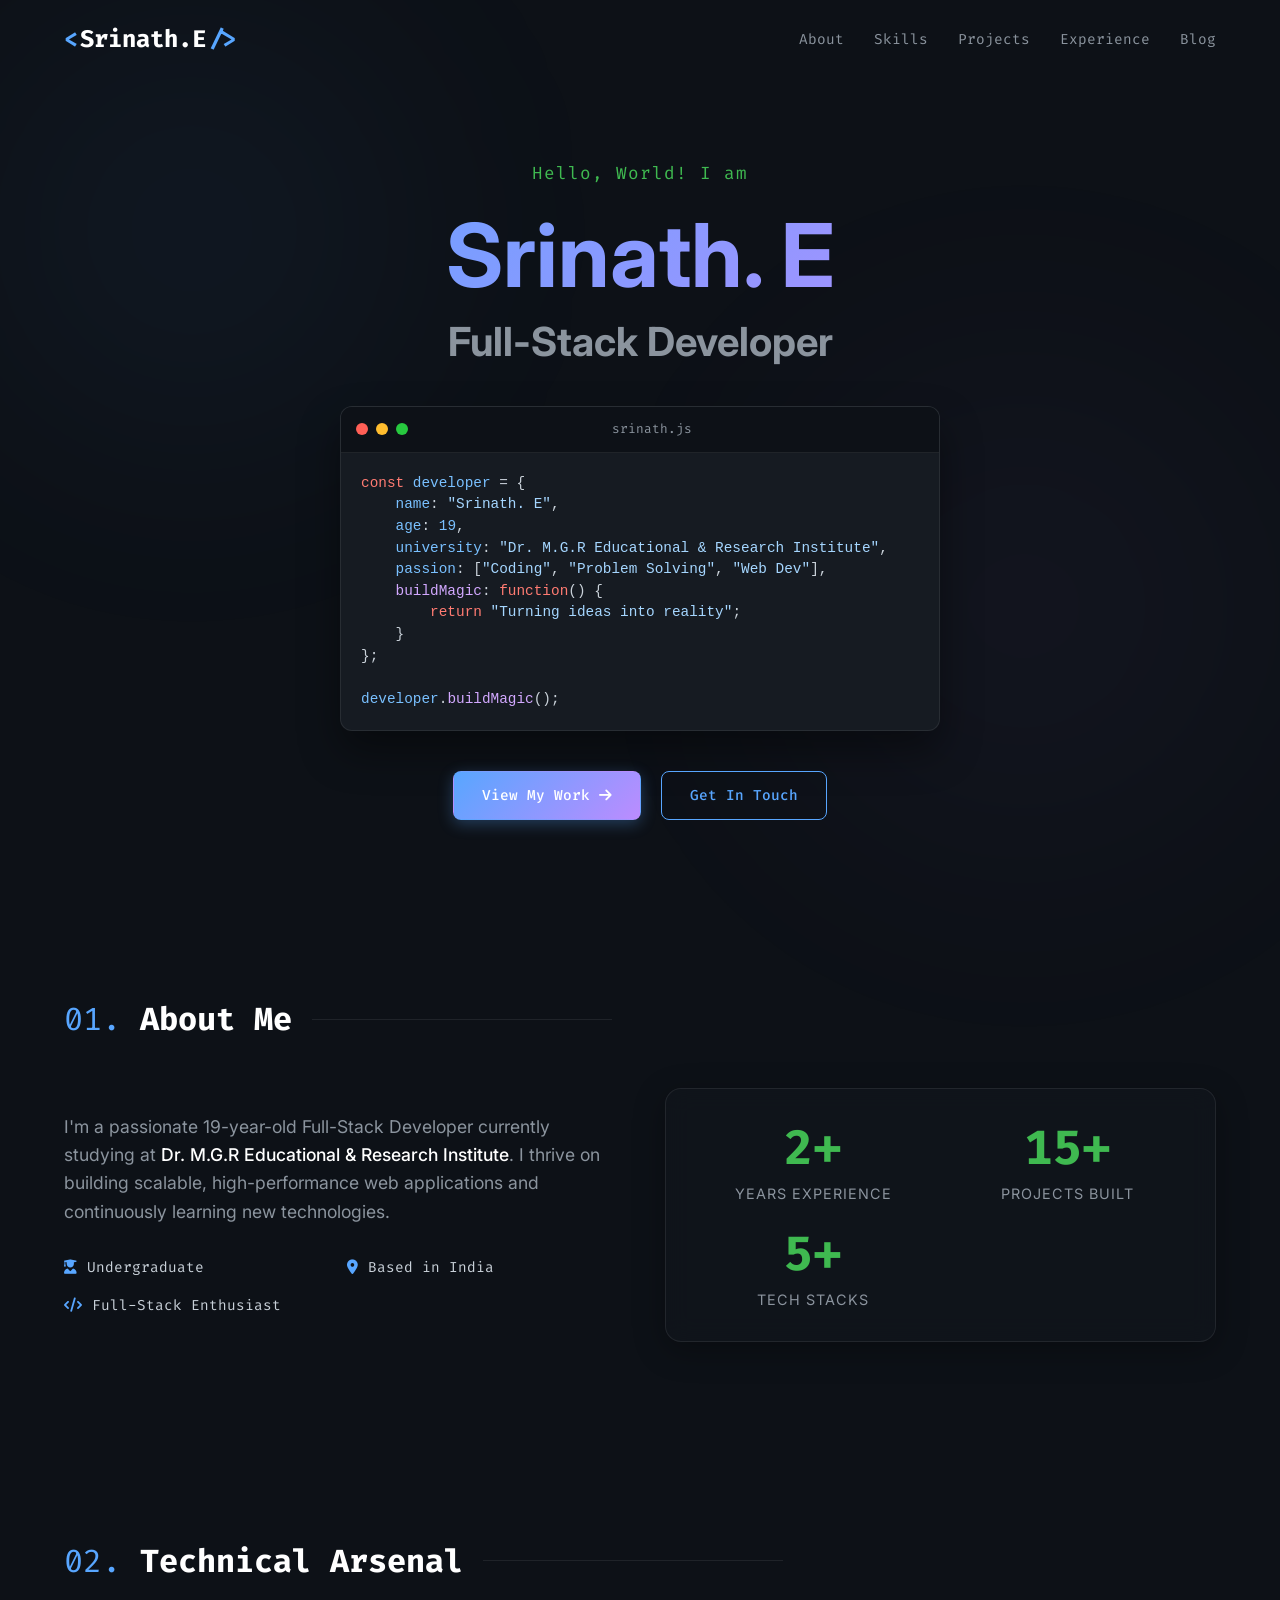
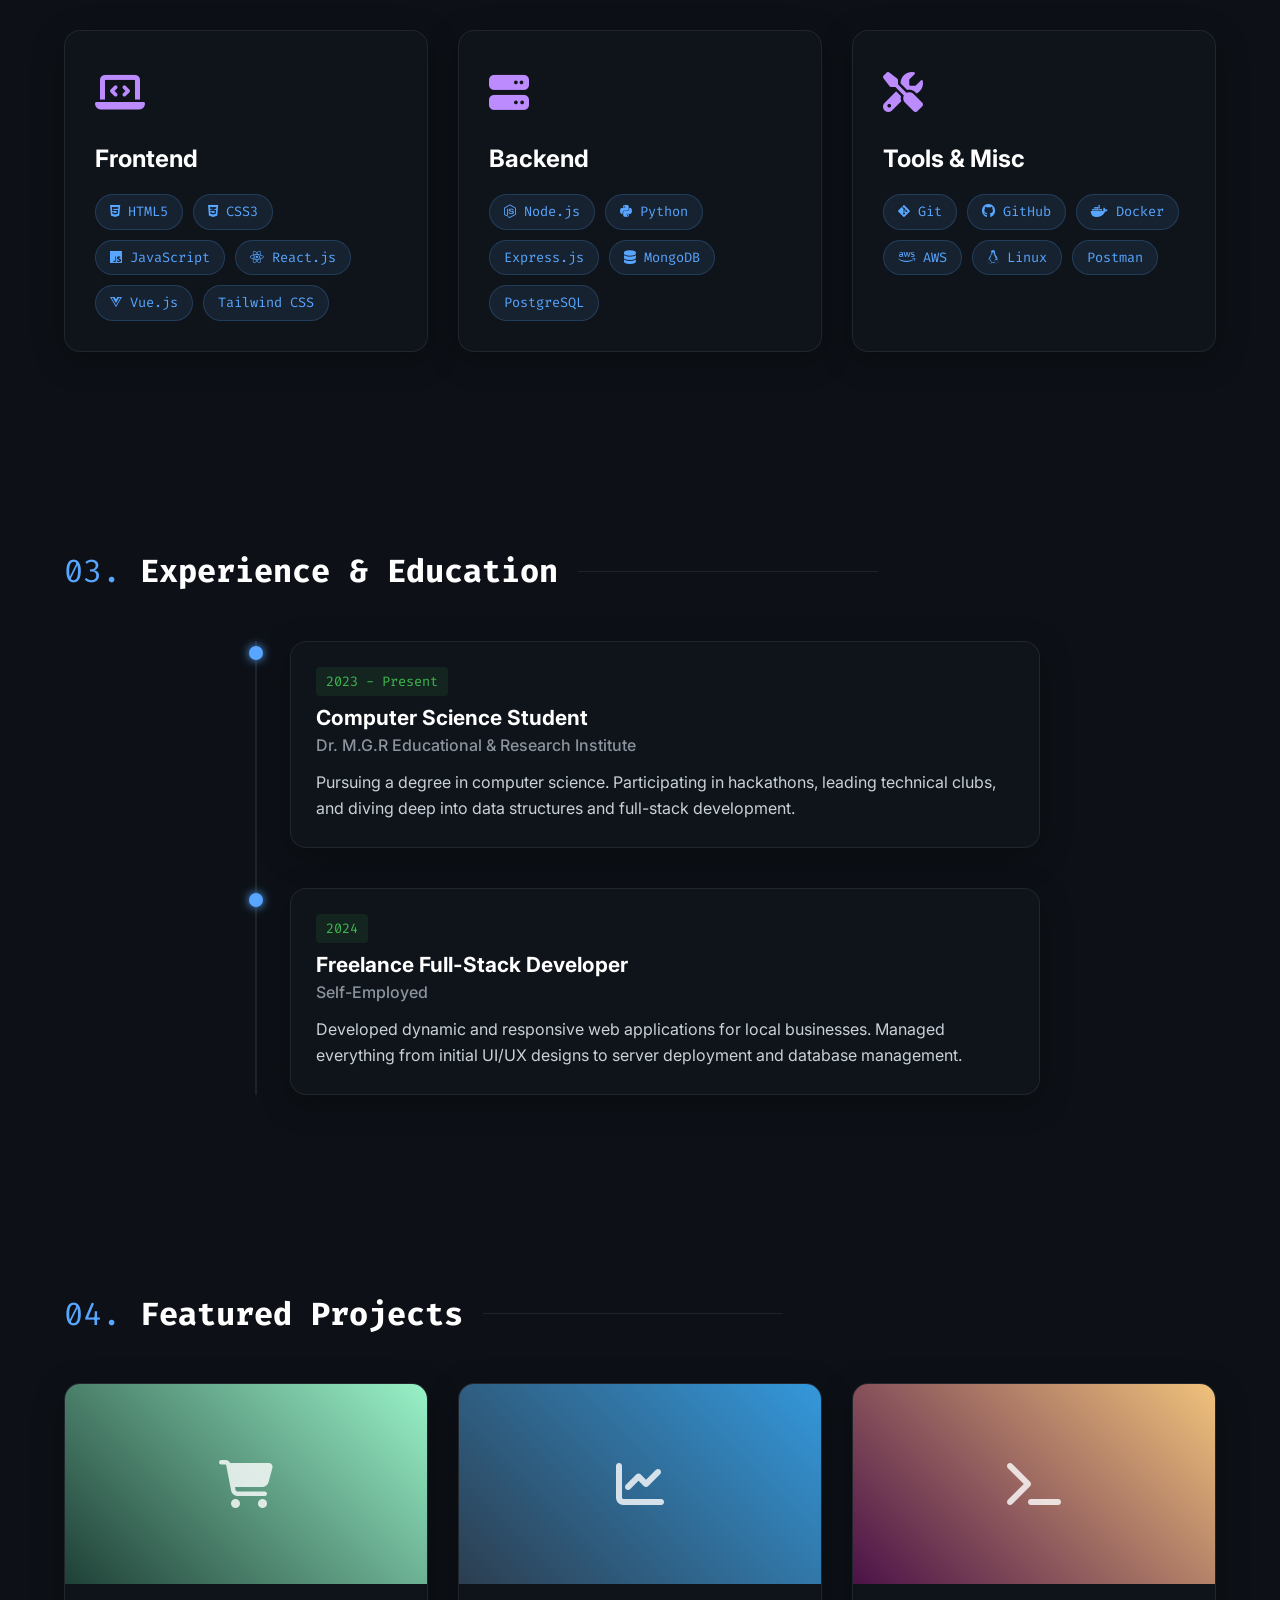
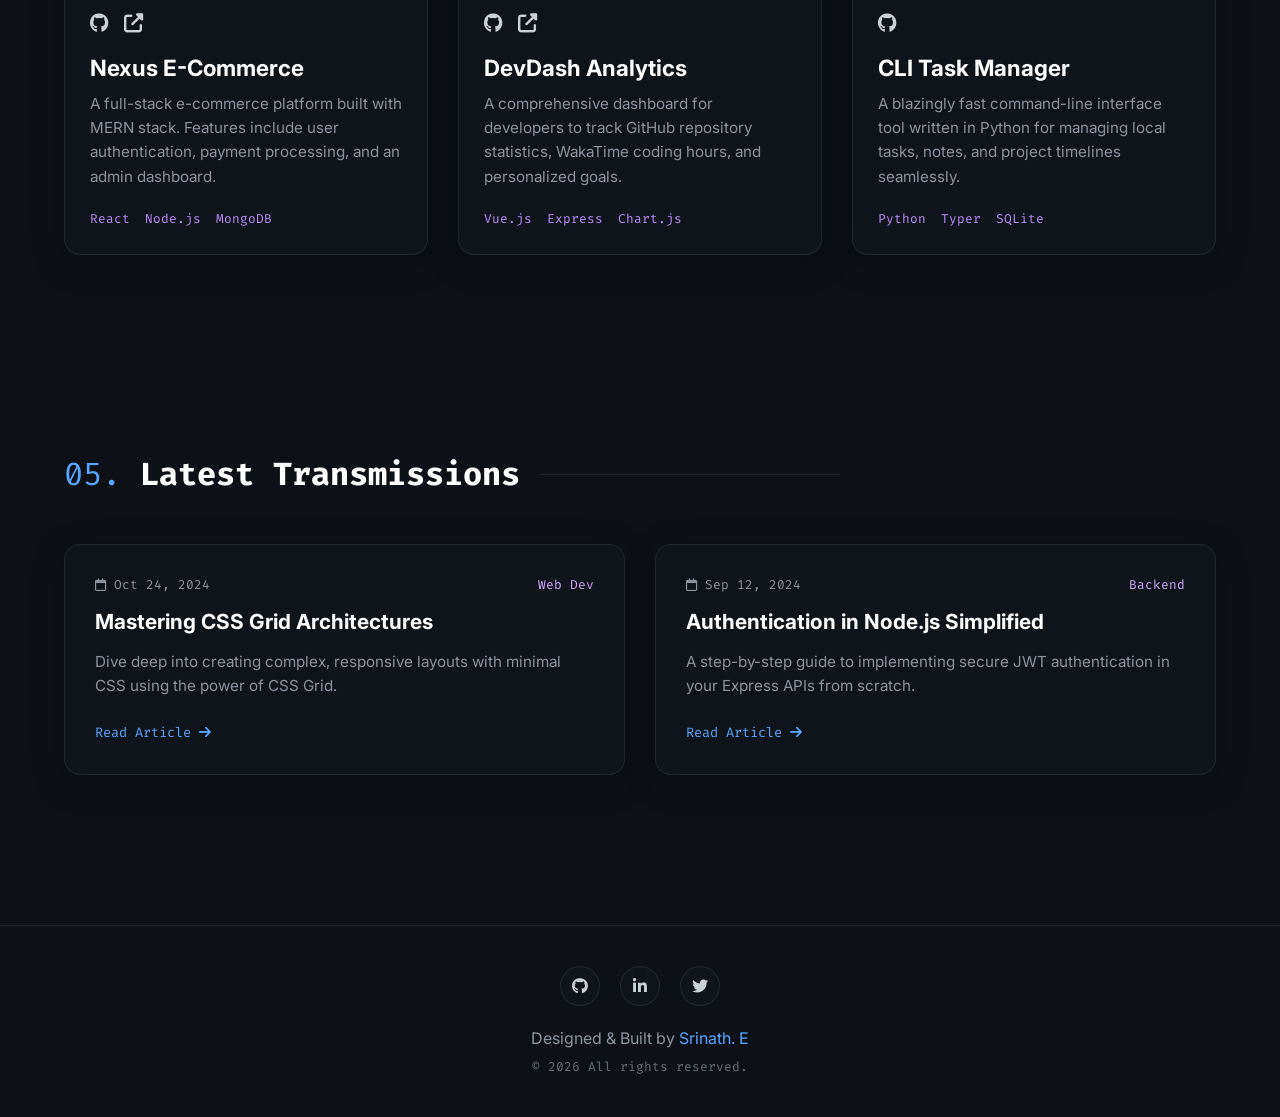
<file: Srinath portfolio/index.html>
<!DOCTYPE html>
<html lang="en">
<head>
    <meta charset="UTF-8">
    <meta name="viewport" content="width=device-width, initial-scale=1.0">
    <title>Srinath E. | Full-Stack Developer</title>
    <meta name="description" content="Portfolio of Srinath E., a 19-year-old Full-Stack Developer from Dr. M.G.R Educational & Research Institute. Showcasing projects, skills, and experience.">
    <!-- Google Fonts -->
    <link rel="preconnect" href="https://fonts.googleapis.com">
    <link rel="preconnect" href="https://fonts.gstatic.com" crossorigin>
    <link href="https://fonts.googleapis.com/css2?family=Fira+Code:wght@400;500;600&family=Inter:wght@300;400;500;600;700&display=swap" rel="stylesheet">
    <!-- FontAwesome for Icons -->
    <link rel="stylesheet" href="https://cdnjs.cloudflare.com/ajax/libs/font-awesome/6.4.0/css/all.min.css">
    <!-- Custom CSS -->
    <link rel="stylesheet" href="style.css">
</head>
<body>
    <!-- Background Elements -->
    <div class="bg-blur blur-1"></div>
    <div class="bg-blur blur-2"></div>
    
    <!-- Header -->
    <header id="header">
        <div class="container nav-container">
            <a href="#" class="logo">
                <span class="code-bracket">&lt;</span>
                Srinath.E
                <span class="code-bracket">/&gt;</span>
            </a>
            <nav>
                <ul class="nav-links">
                    <li><a href="#about" class="nav-link">About</a></li>
                    <li><a href="#skills" class="nav-link">Skills</a></li>
                    <li><a href="#projects" class="nav-link">Projects</a></li>
                    <li><a href="#experience" class="nav-link">Experience</a></li>
                    <li><a href="#blog" class="nav-link">Blog</a></li>
                </ul>
            </nav>
            <div class="hamburger">
                <i class="fas fa-bars"></i>
            </div>
        </div>
    </header>

    <main>
        <!-- Hero Section -->
        <section id="hero" class="hero-section text-center">
            <div class="container">
                <p class="greeting code-font">Hello, World! I am</p>
                <h1 class="hero-title">Srinath. E</h1>
                <h2 class="hero-subtitle">Full-Stack Developer</h2>
                
                <div class="code-window">
                    <div class="code-header">
                        <div class="dot red"></div>
                        <div class="dot yellow"></div>
                        <div class="dot green"></div>
                        <span class="code-title">srinath.js</span>
                    </div>
                    <div class="code-body code-font">
<pre><code><span class="keyword">const</span> <span class="variable">developer</span> = {
    <span class="property">name</span>: <span class="string">"Srinath. E"</span>,
    <span class="property">age</span>: <span class="number">19</span>,
    <span class="property">university</span>: <span class="string">"Dr. M.G.R Educational & Research Institute"</span>,
    <span class="property">passion</span>: [<span class="string">"Coding"</span>, <span class="string">"Problem Solving"</span>, <span class="string">"Web Dev"</span>],
    <span class="method">buildMagic</span>: <span class="keyword">function</span>() {
        <span class="keyword">return</span> <span class="string">"Turning ideas into reality"</span>;
    }
};

<span class="variable">developer</span>.<span class="method">buildMagic</span>();</code></pre>
                    </div>
                </div>
                
                <div class="cta-buttons">
                    <a href="#projects" class="btn btn-primary">View My Work <i class="fas fa-arrow-right"></i></a>
                    <a href="#contact" class="btn btn-secondary">Get In Touch</a>
                </div>
            </div>
        </section>

        <!-- About Section -->
        <section id="about" class="section">
            <div class="container">
                <div class="section-header">
                    <h2 class="section-title">About Me</h2>
                    <div class="line"></div>
                </div>
                <div class="about-content">
                    <div class="about-text">
                        <p>I'm a passionate 19-year-old Full-Stack Developer currently studying at <strong>Dr. M.G.R Educational & Research Institute</strong>. I thrive on building scalable, high-performance web applications and continuously learning new technologies.</p>
                        <ul class="quick-info">
                            <li><i class="fas fa-user-graduate"></i> <span>Undergraduate</span></li>
                            <li><i class="fas fa-map-marker-alt"></i> <span>Based in India</span></li>
                            <li><i class="fas fa-code"></i> <span>Full-Stack Enthusiast</span></li>
                        </ul>
                    </div>
                    <div class="about-stats glass-panel">
                        <div class="stat">
                            <h3 class="stat-num counter" data-target="2">0</h3>
                            <p>Years Experience</p>
                        </div>
                        <div class="stat">
                            <h3 class="stat-num counter" data-target="15">0</h3>
                            <p>Projects Built</p>
                        </div>
                        <div class="stat">
                            <h3 class="stat-num counter" data-target="5">0</h3>
                            <p>Tech Stacks</p>
                        </div>
                    </div>
                </div>
            </div>
        </section>

        <!-- Skills Section -->
        <section id="skills" class="section">
            <div class="container">
                <div class="section-header">
                    <h2 class="section-title">Technical Arsenal</h2>
                    <div class="line"></div>
                </div>
                
                <div class="skills-grid">
                    <!-- Frontend -->
                    <div class="skill-category glass-panel">
                        <div class="skill-icon"><i class="fas fa-laptop-code"></i></div>
                        <h3>Frontend</h3>
                        <div class="skill-tags">
                            <span class="tag"><i class="fab fa-html5"></i> HTML5</span>
                            <span class="tag"><i class="fab fa-css3-alt"></i> CSS3</span>
                            <span class="tag"><i class="fab fa-js"></i> JavaScript</span>
                            <span class="tag"><i class="fab fa-react"></i> React.js</span>
                            <span class="tag"><i class="fab fa-vuejs"></i> Vue.js</span>
                            <span class="tag">Tailwind CSS</span>
                        </div>
                    </div>
                    
                    <!-- Backend -->
                    <div class="skill-category glass-panel">
                        <div class="skill-icon"><i class="fas fa-server"></i></div>
                        <h3>Backend</h3>
                        <div class="skill-tags">
                            <span class="tag"><i class="fab fa-node-js"></i> Node.js</span>
                            <span class="tag"><i class="fab fa-python"></i> Python</span>
                            <span class="tag">Express.js</span>
                            <span class="tag"><i class="fas fa-database"></i> MongoDB</span>
                            <span class="tag">PostgreSQL</span>
                        </div>
                    </div>

                    <!-- Tools -->
                    <div class="skill-category glass-panel">
                        <div class="skill-icon"><i class="fas fa-tools"></i></div>
                        <h3>Tools & Misc</h3>
                        <div class="skill-tags">
                            <span class="tag"><i class="fab fa-git-alt"></i> Git</span>
                            <span class="tag"><i class="fab fa-github"></i> GitHub</span>
                            <span class="tag"><i class="fab fa-docker"></i> Docker</span>
                            <span class="tag"><i class="fab fa-aws"></i> AWS</span>
                            <span class="tag"><i class="fab fa-linux"></i> Linux</span>
                            <span class="tag">Postman</span>
                        </div>
                    </div>
                </div>
            </div>
        </section>

        <!-- Experience Timeline -->
        <section id="experience" class="section">
            <div class="container">
                <div class="section-header">
                    <h2 class="section-title">Experience & Education</h2>
                    <div class="line"></div>
                </div>
                
                <div class="timeline">
                    <div class="timeline-item">
                        <div class="timeline-dot"></div>
                        <div class="timeline-content glass-panel">
                            <span class="timeline-date code-font">2023 - Present</span>
                            <h3 class="timeline-role">Computer Science Student</h3>
                            <h4 class="timeline-company">Dr. M.G.R Educational & Research Institute</h4>
                            <p>Pursuing a degree in computer science. Participating in hackathons, leading technical clubs, and diving deep into data structures and full-stack development.</p>
                        </div>
                    </div>
                    
                    <div class="timeline-item">
                        <div class="timeline-dot"></div>
                        <div class="timeline-content glass-panel">
                            <span class="timeline-date code-font">2024</span>
                            <h3 class="timeline-role">Freelance Full-Stack Developer</h3>
                            <h4 class="timeline-company">Self-Employed</h4>
                            <p>Developed dynamic and responsive web applications for local businesses. Managed everything from initial UI/UX designs to server deployment and database management.</p>
                        </div>
                    </div>
                </div>
            </div>
        </section>

        <!-- Projects Section -->
        <section id="projects" class="section">
            <div class="container">
                <div class="section-header">
                    <h2 class="section-title">Featured Projects</h2>
                    <div class="line"></div>
                </div>
                
                <div class="projects-grid">
                    <!-- Project 1 -->
                    <div class="project-card glass-panel">
                        <div class="project-img">
                            <!-- Placeholder image styling in CSS -->
                            <div class="img-placeholder bg-gradient-1">
                                <i class="fas fa-shopping-cart fa-3x"></i>
                            </div>
                        </div>
                        <div class="project-info">
                            <div class="project-links code-font">
                                <a href="#" target="_blank" aria-label="GitHub Repository"><i class="fab fa-github"></i></a>
                                <a href="#" target="_blank" aria-label="Live Demo"><i class="fas fa-external-link-alt"></i></a>
                            </div>
                            <h3>Nexus E-Commerce</h3>
                            <p>A full-stack e-commerce platform built with MERN stack. Features include user authentication, payment processing, and an admin dashboard.</p>
                            <div class="project-tech code-font">
                                <span>React</span>
                                <span>Node.js</span>
                                <span>MongoDB</span>
                            </div>
                        </div>
                    </div>

                    <!-- Project 2 -->
                    <div class="project-card glass-panel">
                        <div class="project-img">
                            <div class="img-placeholder bg-gradient-2">
                                <i class="fas fa-chart-line fa-3x"></i>
                            </div>
                        </div>
                        <div class="project-info">
                            <div class="project-links code-font">
                                <a href="#" target="_blank" aria-label="GitHub Repository"><i class="fab fa-github"></i></a>
                                <a href="#" target="_blank" aria-label="Live Demo"><i class="fas fa-external-link-alt"></i></a>
                            </div>
                            <h3>DevDash Analytics</h3>
                            <p>A comprehensive dashboard for developers to track GitHub repository statistics, WakaTime coding hours, and personalized goals.</p>
                            <div class="project-tech code-font">
                                <span>Vue.js</span>
                                <span>Express</span>
                                <span>Chart.js</span>
                            </div>
                        </div>
                    </div>
                    
                    <!-- Project 3 -->
                    <div class="project-card glass-panel">
                        <div class="project-img">
                            <div class="img-placeholder bg-gradient-3">
                                <i class="fas fa-terminal fa-3x"></i>
                            </div>
                        </div>
                        <div class="project-info">
                            <div class="project-links code-font">
                                <a href="#" target="_blank" aria-label="GitHub Repository"><i class="fab fa-github"></i></a>
                            </div>
                            <h3>CLI Task Manager</h3>
                            <p>A blazingly fast command-line interface tool written in Python for managing local tasks, notes, and project timelines seamlessly.</p>
                            <div class="project-tech code-font">
                                <span>Python</span>
                                <span>Typer</span>
                                <span>SQLite</span>
                            </div>
                        </div>
                    </div>
                </div>
            </div>
        </section>

        <!-- Blog Section -->
        <section id="blog" class="section">
            <div class="container">
                <div class="section-header">
                    <h2 class="section-title">Latest Transmissions</h2>
                    <div class="line"></div>
                </div>
                
                <div class="blog-grid">
                    <a href="#" class="blog-card glass-panel">
                        <div class="blog-meta code-font">
                            <span><i class="far fa-calendar"></i> Oct 24, 2024</span>
                            <span class="blog-category">Web Dev</span>
                        </div>
                        <h3>Mastering CSS Grid Architectures</h3>
                        <p>Dive deep into creating complex, responsive layouts with minimal CSS using the power of CSS Grid.</p>
                        <span class="read-more code-font">Read Article <i class="fas fa-arrow-right"></i></span>
                    </a>
                    
                    <a href="#" class="blog-card glass-panel">
                        <div class="blog-meta code-font">
                            <span><i class="far fa-calendar"></i> Sep 12, 2024</span>
                            <span class="blog-category">Backend</span>
                        </div>
                        <h3>Authentication in Node.js Simplified</h3>
                        <p>A step-by-step guide to implementing secure JWT authentication in your Express APIs from scratch.</p>
                        <span class="read-more code-font">Read Article <i class="fas fa-arrow-right"></i></span>
                    </a>
                </div>
            </div>
        </section>
    </main>

    <!-- Footer -->
    <footer class="footer text-center">
        <div class="container">
            <div class="footer-socials">
                <a href="#" class="social-icon"><i class="fab fa-github"></i></a>
                <a href="#" class="social-icon"><i class="fab fa-linkedin-in"></i></a>
                <a href="#" class="social-icon"><i class="fab fa-twitter"></i></a>
            </div>
            <p class="copyright">Designed & Built by <span class="highlight">Srinath. E</span></p>
            <p class="code-font footer-code">&copy; <span id="year"></span> All rights reserved.</p>
        </div>
    </footer>

    <!-- Custom Script -->
    <script src="script.js"></script>
</body>
</html>
</file>
<file: Jeni portfolio/style.css>
:root {
    /* Color Palette - Hacker / Cyberpunk Dark */
    --bg-main: #0a0e17;
    --bg-surface: #111827;
    --bg-surface-light: #1f2937;
    
    --primary: #00f2fe; /* Cyan */
    --primary-glow: rgba(0, 242, 254, 0.4);
    --secondary: #a855f7; /* Purple */
    
    --text-main: #f3f4f6;
    --text-muted: #9ca3af;
    
    --syntax-keyword: #ff7b72;
    --syntax-string: #a5d6ff;
    --syntax-variable: #79c0ff;
    --syntax-operator: #c9d1d9;
    --syntax-comment: #8b949e;
    
    /* Typography */
    --font-heading: 'Inter', sans-serif;
    --font-body: 'Inter', sans-serif;
    --font-code: 'Fira Code', monospace;
    
    /* Layout */
    --max-width: 1100px;
    --nav-height: 80px;
    
    /* Transitions */
    --trans-fast: 0.2s ease;
    --trans-normal: 0.3s ease;
    --trans-slow: 0.5s cubic-bezier(0.4, 0, 0.2, 1);
}

* {
    margin: 0;
    padding: 0;
    box-sizing: border-box;
}

html {
    scroll-behavior: smooth;
    scroll-padding-top: var(--nav-height);
}

body {
    background-color: var(--bg-main);
    color: var(--text-main);
    font-family: var(--font-body);
    line-height: 1.6;
    overflow-x: hidden;
}

/* Custom Selection */
::selection {
    background-color: var(--primary);
    color: var(--bg-main);
}

/* Custom Scrollbar */
::-webkit-scrollbar {
    width: 10px;
}
::-webkit-scrollbar-track {
    background: var(--bg-main);
}
::-webkit-scrollbar-thumb {
    background: var(--bg-surface-light);
    border-radius: 5px;
}
::-webkit-scrollbar-thumb:hover {
    background: var(--primary);
}

/* Global Utility Classes */
.code-font {
    font-family: var(--font-code);
}
.highlight {
    color: var(--primary);
}
.section-padding {
    padding: 100px 20px;
}
.section-container {
    max-width: var(--max-width);
    margin: 0 auto;
}
.offset-bg {
    background-color: rgba(17, 24, 39, 0.4);
}
.section-title {
    font-family: var(--font-heading);
    font-size: 2rem;
    font-weight: 700;
    margin-bottom: 3rem;
    display: flex;
    align-items: center;
    gap: 15px;
}
.section-title::after {
    content: "";
    display: block;
    height: 1px;
    width: 100%;
    max-width: 300px;
    background-color: var(--bg-surface-light);
    margin-left: 20px;
}
.code-comment {
    color: var(--syntax-comment);
    font-family: var(--font-code);
    font-weight: 400;
}

/* Buttons */
.btn {
    display: inline-flex;
    align-items: center;
    gap: 10px;
    padding: 12px 24px;
    border-radius: 8px;
    font-family: var(--font-code);
    font-size: 0.9rem;
    font-weight: 600;
    text-decoration: none;
    transition: var(--trans-normal);
    cursor: pointer;
    position: relative;
    overflow: hidden;
}
.primary-btn {
    background-color: transparent;
    color: var(--primary);
    border: 1px solid var(--primary);
    box-shadow: 0 0 10px rgba(0, 242, 254, 0.1);
}
.primary-btn:hover {
    background-color: rgba(0, 242, 254, 0.1);
    box-shadow: 0 0 20px rgba(0, 242, 254, 0.3);
    transform: translateY(-2px);
}
.secondary-btn {
    background-color: var(--bg-surface-light);
    color: var(--text-main);
    border: 1px solid var(--bg-surface-light);
}
.secondary-btn:hover {
    border-color: var(--text-main);
    transform: translateY(-2px);
}

/* Cursor Glow Effect */
.cursor-glow {
    position: fixed;
    top: 0;
    left: 0;
    width: 400px;
    height: 400px;
    background: radial-gradient(circle, var(--primary-glow) 0%, transparent 70%);
    border-radius: 50%;
    pointer-events: none;
    transform: translate(-50%, -50%);
    z-index: -1;
    opacity: 0.5;
    transition: width 0.3s, height 0.3s, opacity 0.3s;
}

/* Navbar */
.navbar {
    position: fixed;
    top: 0;
    width: 100%;
    height: var(--nav-height);
    background-color: rgba(10, 14, 23, 0.85);
    backdrop-filter: blur(10px);
    z-index: 100;
    border-bottom: 1px solid rgba(255, 255, 255, 0.05);
    transition: var(--trans-normal);
}
.navbar.scrolled {
    height: 70px;
    box-shadow: 0 5px 20px rgba(0, 0, 0, 0.5);
}
.nav-container {
    max-width: var(--max-width);
    margin: 0 auto;
    height: 100%;
    display: flex;
    justify-content: space-between;
    align-items: center;
    padding: 0 20px;
}
.logo {
    font-family: var(--font-code);
    font-size: 1.5rem;
    font-weight: 700;
    text-decoration: none;
    color: var(--text-main);
}
.code-bracket {
    color: var(--primary);
}
.nav-links {
    display: flex;
    list-style: none;
    gap: 30px;
}
.nav-links a {
    text-decoration: none;
    color: var(--text-muted);
    font-size: 0.9rem;
    font-weight: 500;
    font-family: var(--font-code);
    transition: var(--trans-fast);
}
.nav-prefix {
    color: var(--secondary);
    margin-right: 5px;
}
.nav-links a:hover {
    color: var(--primary);
}
.hamburger {
    display: none;
    cursor: pointer;
}
.hamburger .line {
    width: 25px;
    height: 2px;
    background-color: var(--text-main);
    margin: 6px 0;
    transition: var(--trans-normal);
}

/* Responsive Nav */
@media (max-width: 768px) {
    .nav-links {
        position: absolute;
        top: var(--nav-height);
        right: -100%;
        height: 100vh;
        width: 70%;
        max-width: 300px;
        background-color: var(--bg-surface);
        flex-direction: column;
        align-items: center;
        justify-content: center;
        gap: 40px;
        transition: right 0.4s ease;
        border-left: 1px solid rgba(255, 255, 255, 0.05);
        box-shadow: -10px 0 30px rgba(0, 0, 0, 0.5);
    }
    .nav-links.active {
        right: 0;
    }
    .hamburger {
        display: block;
        z-index: 101;
    }
    .hamburger.active .line:nth-child(1) {
        transform: rotate(-45deg) translate(-5px, 6px);
    }
    .hamburger.active .line:nth-child(2) {
        opacity: 0;
    }
    .hamburger.active .line:nth-child(3) {
        transform: rotate(45deg) translate(-5px, -6px);
    }
}

/* Hero Section */
.hero {
    min-height: 100vh;
    display: flex;
    align-items: center;
    max-width: var(--max-width);
    margin: 0 auto;
    position: relative;
}
.hero-content {
    flex: 1;
    max-width: 600px;
}
.greeting {
    margin-bottom: 20px;
    font-size: 1rem;
}
.syntax-keyword { color: var(--syntax-keyword); }
.syntax-variable { color: var(--syntax-variable); }
.syntax-string { color: var(--syntax-string); }
.syntax-operator { color: var(--syntax-operator); }

/* Glitch Effect */
.glitch {
    font-size: clamp(3rem, 6vw, 4.5rem);
    font-weight: 800;
    line-height: 1.1;
    position: relative;
    display: inline-block;
    color: var(--text-main);
    margin-bottom: 10px;
}
.glitch::before,
.glitch::after {
    content: attr(data-text);
    position: absolute;
    top: 0;
    left: 0;
    width: 100%;
    height: 100%;
    background: var(--bg-main);
}
.glitch::before {
    left: 2px;
    text-shadow: -2px 0 var(--secondary);
    clip: rect(24px, 550px, 90px, 0);
    animation: glitch-anim-2 3s infinite linear alternate-reverse;
}
.glitch::after {
    left: -2px;
    text-shadow: -2px 0 var(--primary);
    clip: rect(85px, 550px, 140px, 0);
    animation: glitch-anim 2.5s infinite linear alternate-reverse;
}

@keyframes glitch-anim {
    0% { clip: rect(78px, 9999px, 86px, 0); }
    20% { clip: rect(10px, 9999px, 80px, 0); }
    40% { clip: rect(54px, 9999px, 60px, 0); }
    60% { clip: rect(22px, 9999px, 34px, 0); }
    80% { clip: rect(66px, 9999px, 72px, 0); }
    100% { clip: rect(98px, 9999px, 2px, 0); }
}
@keyframes glitch-anim-2 {
    0% { clip: rect(12px, 9999px, 90px, 0); }
    20% { clip: rect(44px, 9999px, 22px, 0); }
    40% { clip: rect(76px, 9999px, 88px, 0); }
    60% { clip: rect(32px, 9999px, 14px, 0); }
    80% { clip: rect(55px, 9999px, 46px, 0); }
    100% { clip: rect(11px, 9999px, 66px, 0); }
}

.subtitle {
    font-size: clamp(2rem, 4vw, 3rem);
    color: var(--text-muted);
    font-weight: 700;
    margin-bottom: 20px;
}
.hero-description {
    color: var(--text-muted);
    font-size: 1.1rem;
    margin-bottom: 30px;
    max-width: 540px;
}
.cta-group {
    display: flex;
    gap: 20px;
    margin-top: 30px;
}

/* Terminal Card */
.terminal-card {
    background-color: var(--bg-surface);
    border-radius: 10px;
    overflow: hidden;
    border: 1px solid rgba(255, 255, 255, 0.05);
    margin-bottom: 30px;
    box-shadow: 0 10px 30px rgba(0, 0, 0, 0.5);
    max-width: 500px;
}
.terminal-header {
    background-color: var(--bg-surface-light);
    padding: 10px 15px;
    display: flex;
    align-items: center;
}
.terminal-buttons {
    display: flex;
    gap: 8px;
    margin-right: 15px;
}
.term-btn {
    width: 12px;
    height: 12px;
    border-radius: 50%;
}
.term-btn.close { background-color: #ff5f56; }
.term-btn.minimize { background-color: #ffbd2e; }
.term-btn.expand { background-color: #27c93f; }
.terminal-title {
    color: var(--text-muted);
    font-family: var(--font-code);
    font-size: 0.8rem;
    flex: 1;
    text-align: center;
}
.terminal-body {
    padding: 20px;
    font-size: 0.9rem;
}
.prompt {
    color: #27c93f;
    margin-right: 10px;
}
.json-code {
    margin: 10px 0;
    color: var(--text-main);
}
.json-key { color: var(--syntax-variable); }
.json-string { color: var(--syntax-string); }
.json-number { color: var(--secondary); }

.cursor-blink {
    display: inline-block;
    width: 8px;
    height: 15px;
    background-color: var(--text-main);
    animation: blink 1s step-end infinite;
    vertical-align: middle;
}
@keyframes blink {
    0%, 100% { opacity: 1; }
    50% { opacity: 0; }
}

/* Hero Visual */
.hero-visual {
    flex: 1;
    display: flex;
    justify-content: center;
    align-items: center;
}
@media (max-width: 992px) {
    .hero {
        flex-direction: column;
        padding-top: 120px;
    }
    .hero-visual {
        display: none;
    }
}

/* Code Cube Animation */
.code-cube-container {
    perspective: 1000px;
    width: 250px;
    height: 250px;
}
.code-cube {
    width: 100%;
    height: 100%;
    position: relative;
    transform-style: preserve-3d;
    animation: spin-cube 20s infinite linear;
}
.code-cube .face {
    position: absolute;
    width: 250px;
    height: 250px;
    background: rgba(17, 24, 39, 0.8);
    border: 2px solid var(--primary);
    box-shadow: 0 0 20px var(--primary-glow) inset;
    display: flex;
    justify-content: center;
    align-items: center;
    font-family: var(--font-code);
    font-size: 1.5rem;
    font-weight: 700;
    color: var(--primary);
    backdrop-filter: blur(5px);
}
.code-cube .front  { transform: rotateY(  0deg) translateZ(125px); }
.code-cube .back   { transform: rotateY(180deg) translateZ(125px); }
.code-cube .right  { transform: rotateY( 90deg) translateZ(125px); }
.code-cube .left   { transform: rotateY(-90deg) translateZ(125px); }
.code-cube .top    { transform: rotateX( 90deg) translateZ(125px); }
.code-cube .bottom { transform: rotateX(-90deg) translateZ(125px); }

@keyframes spin-cube {
    0% { transform: rotateX(0) rotateY(0) rotateZ(0); }
    100% { transform: rotateX(360deg) rotateY(360deg) rotateZ(360deg); }
}

/* Skills Section */
.skills-grid {
    display: grid;
    grid-template-columns: repeat(auto-fit, minmax(300px, 1fr));
    gap: 30px;
}
.skill-category {
    background-color: var(--bg-surface);
    padding: 30px;
    border-radius: 12px;
    border: 1px solid rgba(255, 255, 255, 0.05);
    transition: var(--trans-normal);
}
.skill-category:hover {
    transform: translateY(-5px);
    border-color: rgba(0, 242, 254, 0.3);
    box-shadow: 0 10px 30px rgba(0, 0, 0, 0.3);
}
.skill-header {
    display: flex;
    align-items: center;
    gap: 15px;
    margin-bottom: 25px;
}
.skill-header i {
    font-size: 1.5rem;
    color: var(--primary);
}
.skill-header h3 {
    font-size: 1.2rem;
}
.skill-item {
    margin-bottom: 20px;
}
.skill-info {
    display: flex;
    justify-content: space-between;
    margin-bottom: 8px;
    font-size: 0.95rem;
    color: var(--text-muted);
}
.progress-bar {
    width: 100%;
    height: 6px;
    background-color: var(--bg-surface-light);
    border-radius: 10px;
    overflow: hidden;
}
.progress {
    height: 100%;
    background: linear-gradient(90deg, var(--primary), var(--secondary));
    border-radius: 10px;
    transform-origin: left;
    transition: width 1s ease-in-out;
}
.tools-cloud {
    display: flex;
    flex-wrap: wrap;
    gap: 10px;
}
.tool-tag {
    background-color: var(--bg-surface-light);
    color: var(--text-main);
    padding: 8px 15px;
    border-radius: 20px;
    font-size: 0.85rem;
    font-family: var(--font-code);
    transition: var(--trans-fast);
    cursor: default;
}
.tool-tag:hover {
    background-color: rgba(0, 242, 254, 0.1);
    color: var(--primary);
    transform: scale(1.05);
}

/* Timeline */
.timeline {
    position: relative;
    max-width: 800px;
    margin: 0 auto;
}
.timeline::before {
    content: '';
    position: absolute;
    top: 0;
    bottom: 0;
    left: 20px;
    width: 2px;
    background-color: var(--bg-surface-light);
}
.timeline-item {
    position: relative;
    padding-left: 60px;
    margin-bottom: 40px;
}
.timeline-marker {
    position: absolute;
    top: 0;
    left: 11px;
    width: 20px;
    height: 20px;
    border-radius: 50%;
    background-color: var(--bg-main);
    border: 3px solid var(--primary);
    z-index: 1;
    transition: var(--trans-normal);
}
.timeline-item:hover .timeline-marker {
    background-color: var(--primary);
    box-shadow: 0 0 15px var(--primary-glow);
}
.timeline-content {
    background-color: var(--bg-surface);
    padding: 25px;
    border-radius: 10px;
    border: 1px solid rgba(255, 255, 255, 0.05);
    transition: var(--trans-normal);
}
.timeline-content:hover {
    transform: scale(1.02);
    border-color: rgba(0, 242, 254, 0.2);
}
.timeline-header {
    display: flex;
    justify-content: space-between;
    align-items: flex-start;
    margin-bottom: 10px;
    flex-wrap: wrap;
    gap: 10px;
}
.timeline-header h3 {
    font-size: 1.2rem;
    color: var(--text-main);
    display: flex;
    align-items: center;
    gap: 10px;
}
.tag-badge {
    background-color: rgba(168, 85, 247, 0.2);
    color: var(--secondary);
    padding: 3px 8px;
    border-radius: 4px;
    font-size: 0.7rem;
    font-family: var(--font-code);
}
.date-badge {
    font-family: var(--font-code);
    font-size: 0.85rem;
    color: var(--primary);
}
.institute {
    color: var(--secondary);
    font-size: 1rem;
    margin-bottom: 15px;
    font-weight: 500;
}
.timeline-content p {
    color: var(--text-muted);
}

/* Projects */
.projects-grid {
    display: grid;
    grid-template-columns: repeat(auto-fit, minmax(300px, 1fr));
    gap: 30px;
}
.project-card {
    background-color: var(--bg-surface);
    border-radius: 12px;
    overflow: hidden;
    border: 1px solid rgba(255, 255, 255, 0.05);
    transition: var(--trans-normal);
    display: flex;
    flex-direction: column;
}
.project-card:hover {
    transform: translateY(-10px);
    border-color: rgba(0, 242, 254, 0.3);
    box-shadow: 0 15px 30px rgba(0, 0, 0, 0.4);
}
.project-image {
    height: 200px;
    position: relative;
    display: flex;
    align-items: center;
    justify-content: center;
    overflow: hidden;
}
.project-code-bg {
    position: absolute;
    font-family: var(--font-code);
    font-size: 1.5rem;
    font-weight: 700;
    opacity: 0.3;
    color: #fff;
}
.project-code-bg span {
    color: var(--secondary);
}
.project-links {
    position: absolute;
    top: 15px;
    right: 15px;
    display: flex;
    gap: 10px;
    z-index: 2;
}
.project-links a {
    background-color: rgba(10, 14, 23, 0.7);
    color: var(--text-main);
    width: 40px;
    height: 40px;
    border-radius: 50%;
    display: flex;
    justify-content: center;
    align-items: center;
    text-decoration: none;
    transition: var(--trans-fast);
}
.project-links a:hover {
    background-color: var(--primary);
    color: var(--bg-main);
}
.project-content {
    padding: 25px;
    display: flex;
    flex-direction: column;
    flex: 1;
}
.project-title {
    font-size: 1.3rem;
    margin-bottom: 15px;
    color: var(--text-main);
}
.project-desc {
    color: var(--text-muted);
    font-size: 0.95rem;
    margin-bottom: 25px;
    flex: 1;
}
.project-tech-list {
    display: flex;
    flex-wrap: wrap;
    gap: 10px;
    font-family: var(--font-code);
    font-size: 0.8rem;
    color: var(--text-muted);
}
.project-tech-list span {
    color: var(--primary);
}

/* Blog */
.section-header-flex {
    display: flex;
    justify-content: space-between;
    align-items: center;
    margin-bottom: 3rem;
}
.section-header-flex .section-title {
    margin-bottom: 0;
}
.view-all-link {
    color: var(--primary);
    text-decoration: none;
    font-family: var(--font-code);
    font-size: 0.9rem;
    display: flex;
    align-items: center;
    gap: 8px;
    transition: var(--trans-fast);
}
.view-all-link:hover {
    gap: 12px;
}
.blog-grid {
    display: grid;
    grid-template-columns: repeat(auto-fit, minmax(300px, 1fr));
    gap: 30px;
}
.blog-card {
    background-color: var(--bg-surface);
    padding: 30px;
    border-radius: 12px;
    border: 1px solid rgba(255, 255, 255, 0.05);
    transition: var(--trans-normal);
}
.blog-card:hover {
    transform: translateY(-5px);
    border-color: rgba(168, 85, 247, 0.4);
    box-shadow: 0 10px 30px rgba(0, 0, 0, 0.3);
}
.blog-meta {
    display: flex;
    gap: 15px;
    font-size: 0.85rem;
    color: var(--text-muted);
    margin-bottom: 15px;
    font-family: var(--font-code);
}
.blog-title {
    font-size: 1.25rem;
    margin-bottom: 15px;
    line-height: 1.4;
}
.blog-title a {
    color: var(--text-main);
    text-decoration: none;
    transition: var(--trans-fast);
}
.blog-title a:hover {
    color: var(--primary);
}
.blog-excerpt {
    color: var(--text-muted);
    font-size: 0.95rem;
    margin-bottom: 25px;
}
.blog-tags {
    display: flex;
    gap: 10px;
    font-family: var(--font-code);
    font-size: 0.8rem;
    color: var(--secondary);
}

/* Footer */
footer {
    background-color: var(--bg-surface);
    padding: 60px 20px 20px;
    border-top: 1px solid rgba(255, 255, 255, 0.05);
}
.footer-container {
    max-width: var(--max-width);
    margin: 0 auto;
    display: flex;
    justify-content: space-between;
    align-items: center;
    flex-wrap: wrap;
    gap: 30px;
    margin-bottom: 40px;
}
.footer-info p {
    color: var(--text-muted);
    margin-top: 10px;
    font-size: 0.95rem;
}
.social-links {
    display: flex;
    gap: 15px;
}
.social-links a {
    color: var(--text-muted);
    width: 45px;
    height: 45px;
    border-radius: 50%;
    background-color: var(--bg-surface-light);
    display: flex;
    justify-content: center;
    align-items: center;
    font-size: 1.2rem;
    text-decoration: none;
    transition: var(--trans-fast);
}
.social-links a:hover {
    color: var(--primary);
    transform: translateY(-3px);
    background-color: rgba(0, 242, 254, 0.1);
}
.footer-bottom {
    text-align: center;
    color: var(--text-muted);
    font-size: 0.9rem;
    font-family: var(--font-code);
    padding-top: 20px;
    border-top: 1px solid rgba(255, 255, 255, 0.05);
}
.footer-bottom .fa-heart { color: #ff5f56; }
.footer-bottom .fa-coffee { color: #d4a373; }

/* Animations & Fade Interactions */
.fade-in-up {
    opacity: 0;
    transform: translateY(30px);
    transition: opacity 0.8s ease, transform 0.8s ease;
}
.fade-in-up.visible {
    opacity: 1;
    transform: translateY(0);
}
.delay-1 { transition-delay: 0.2s; }
.delay-2 { transition-delay: 0.4s; }

/* Mobile Optimizations */
@media (max-width: 768px) {
    .section-title {
        font-size: 1.6rem;
    }
    .hero {
        text-align: center;
    }
    .hero-content {
        display: flex;
        flex-direction: column;
        align-items: center;
    }
    .hero-description {
        text-align: center;
    }
    .terminal-card {
        margin: 0 auto 30px auto;
        text-align: left;
    }
    .section-header-flex {
        flex-direction: column;
        align-items: flex-start;
        gap: 15px;
    }
    .timeline::before {
        left: 15px;
    }
    .timeline-item {
        padding-left: 45px;
    }
    .timeline-marker {
        left: 6px;
        width: 16px;
        height: 16px;
    }
}
</file>
<file: portfolio-website/css/style.css>
/* =========================================================================
   BASE VARIABLES & THEME SETTINGS
   ========================================================================= */
:root {
    /* Colors */
    --bg-color: #050505;
    --bg-second: #0a0a0a;
    --surface-color: rgba(20, 20, 20, 0.7);
    --border-color: rgba(255, 255, 255, 0.08);
    
    /* Neon Accents */
    --primary: #00f0ff; /* Cyber Blue */
    --secondary: #00ff41; /* Matrix Green */
    --tertiary: #b537f2; /* Cyber Purple */
    --accent-glow: rgba(0, 240, 255, 0.5);
    
    /* Text */
    --text-main: #f3f4f6;
    --text-muted: #9ca3af;
    --text-dark: #111827;
    
    /* Code specific colors */
    --code-keyword: #ff7b72;
    --code-string: #a5d6ff;
    --code-func: #d2a8ff;
    --code-comment: #8b949e;
    
    /* Typography */
    --font-sans: 'Inter', system-ui, sans-serif;
    --font-mono: 'Fira Code', monospace;
    
    /* Layout */
    --max-width: 1200px;
    --nav-height: 80px;
    
    /* Transitions */
    --transition-fast: 0.2s ease;
    --transition-base: 0.3s cubic-bezier(0.25, 0.8, 0.25, 1);
    --transition-slow: 0.5s cubic-bezier(0.25, 0.8, 0.25, 1);
}

/* =========================================================================
   GLOBAL STYLES & RESET
   ========================================================================= */
* {
    margin: 0;
    padding: 0;
    box-sizing: border-box;
}

html {
    scroll-behavior: smooth;
    scroll-padding-top: var(--nav-height);
}

body {
    font-family: var(--font-sans);
    background-color: var(--bg-color);
    color: var(--text-main);
    line-height: 1.6;
    overflow-x: hidden;
    position: relative;
    /* Grid Background Pattern */
    background-image: 
        linear-gradient(var(--border-color) 1px, transparent 1px),
        linear-gradient(90deg, var(--border-color) 1px, transparent 1px);
    background-size: 40px 40px;
    background-attachment: fixed;
}

/* Custom Scrollbar */
::-webkit-scrollbar {
    width: 10px;
}
::-webkit-scrollbar-track {
    background: var(--bg-color);
}
::-webkit-scrollbar-thumb {
    background: #2a2a2a;
    border-radius: 5px;
}
::-webkit-scrollbar-thumb:hover {
    background: var(--primary);
}

a {
    text-decoration: none;
    color: inherit;
    transition: var(--transition-base);
}

ul {
    list-style: none;
}

.code-font {
    font-family: var(--font-mono);
}

.text-primary { color: var(--primary); }
.text-secondary { color: var(--secondary); }
.text-tertiary { color: var(--tertiary); }
.text-green { color: #00ff41; }
.text-blue { color: #00f0ff; }

.keyword { color: var(--code-keyword); }
.string { color: var(--code-string); }
.function { color: var(--code-func); }
.code-comment { 
    color: var(--code-comment); 
    font-family: var(--font-mono);
    font-size: 0.9rem;
    margin-bottom: 1rem;
}

.container {
    max-width: var(--max-width);
    margin: 0 auto;
    padding: 0 2rem;
}

.section {
    padding: 100px 0;
    min-height: 100vh;
    display: flex;
    flex-direction: column;
    justify-content: center;
}

/* =========================================================================
   BACKGROUND EFFECTS & PARTICLES
   ========================================================================= */
.cursor-glow {
    position: fixed;
    width: 600px;
    height: 600px;
    background: radial-gradient(circle, rgba(0, 240, 255, 0.05) 0%, transparent 70%);
    border-radius: 50%;
    pointer-events: none;
    transform: translate(-50%, -50%);
    z-index: 0;
    transition: transform 0.1s ease;
}

.bg-gradient-sphere {
    position: absolute;
    top: -10%;
    right: -5%;
    width: 50vw;
    height: 50vw;
    background: radial-gradient(circle, rgba(181, 55, 242, 0.15) 0%, transparent 60%);
    border-radius: 50%;
    z-index: -1;
    filter: blur(80px);
}

.bg-gradient-sphere-2 {
    position: absolute;
    bottom: 20%;
    left: -10%;
    width: 40vw;
    height: 40vw;
    background: radial-gradient(circle, rgba(0, 255, 65, 0.15) 0%, transparent 60%);
    border-radius: 50%;
    z-index: -1;
    filter: blur(80px);
}

/* =========================================================================
   TYPOGRAPHY & UTILITIES
   ========================================================================= */
h1, h2, h3, h4 {
    line-height: 1.2;
    margin-bottom: 1rem;
}

.gradient-text {
    background-clip: text;
    -webkit-background-clip: text;
    -webkit-text-fill-color: transparent;
    display: inline-block;
}

.gradient-primary {
    background-image: linear-gradient(90deg, var(--primary), #00a2ff);
}
.gradient-secondary {
    background-image: linear-gradient(90deg, var(--secondary), #00c231);
}
.gradient-tertiary {
    background-image: linear-gradient(90deg, var(--tertiary), #ff00ff);
}

.section-header {
    margin-bottom: 4rem;
}

.section-title {
    font-size: 2.5rem;
    font-weight: 800;
}

.section-subtitle {
    font-family: var(--font-mono);
    color: var(--text-muted);
    font-size: 1rem;
    margin-top: 0.5rem;
}

/* =========================================================================
   COMPONENTS
   ========================================================================= */
.glass-card {
    background: var(--surface-color);
    backdrop-filter: blur(12px);
    -webkit-backdrop-filter: blur(12px);
    border: 1px solid var(--border-color);
    border-radius: 16px;
    padding: 2rem;
    transition: var(--transition-base);
}

.glass-card:hover {
    transform: translateY(-5px);
    border-color: rgba(255, 255, 255, 0.2);
    box-shadow: 0 10px 30px rgba(0, 0, 0, 0.5);
}

.btn {
    display: inline-flex;
    align-items: center;
    gap: 0.5rem;
    padding: 0.8rem 1.8rem;
    border-radius: 8px;
    font-family: var(--font-mono);
    font-weight: 500;
    font-size: 0.95rem;
    cursor: pointer;
    transition: var(--transition-base);
    border: none;
    outline: none;
}

.btn-primary {
    background: var(--primary);
    color: var(--bg-color);
    box-shadow: 0 0 15px rgba(0, 240, 255, 0.3);
}

.btn-primary:hover {
    background: #00c8d6;
    box-shadow: 0 0 25px rgba(0, 240, 255, 0.6);
    transform: translateY(-2px);
}

.btn-outline {
    background: transparent;
    border: 1px solid var(--border-color);
    color: var(--text-main);
}

.btn-outline:hover {
    border-color: var(--text-main);
    background: rgba(255,255,255,0.05);
}

.tech-tags {
    display: flex;
    flex-wrap: wrap;
    gap: 0.5rem;
    margin-top: 1rem;
}

.tag {
    font-family: var(--font-mono);
    font-size: 0.75rem;
    padding: 0.3rem 0.8rem;
    background: rgba(255,255,255,0.05);
    border: 1px solid var(--border-color);
    border-radius: 20px;
    color: var(--text-muted);
}

/* =========================================================================
   NAVIGATION
   ========================================================================= */
.header {
    position: fixed;
    top: 0;
    left: 0;
    width: 100%;
    height: var(--nav-height);
    background: rgba(5, 5, 5, 0.8);
    backdrop-filter: blur(10px);
    -webkit-backdrop-filter: blur(10px);
    border-bottom: 1px solid var(--border-color);
    display: flex;
    align-items: center;
    justify-content: space-between;
    padding: 0 5%;
    z-index: 1000;
    transition: var(--transition-base);
}

.header.scrolled {
    height: 70px;
    box-shadow: 0 5px 20px rgba(0,0,0,0.5);
}

.logo {
    font-family: var(--font-mono);
    font-size: 1.5rem;
    font-weight: 700;
    color: var(--text-main);
}

.code-bracket { color: var(--primary); }

.navbar {
    display: flex;
    gap: 2rem;
}

.nav-link {
    font-family: var(--font-mono);
    font-size: 0.9rem;
    color: var(--text-muted);
    position: relative;
    padding: 0.5rem 0;
}

.nav-num {
    color: var(--primary);
    font-size: 0.8rem;
    margin-right: 2px;
}

.nav-link::after {
    content: '';
    position: absolute;
    bottom: 0;
    left: 0;
    width: 0;
    height: 2px;
    background: var(--primary);
    transition: var(--transition-base);
}

.nav-link:hover, .nav-link.active {
    color: var(--text-main);
}

.nav-link:hover::after, .nav-link.active::after {
    width: 100%;
}

.mobile-toggle {
    display: none;
    font-size: 2rem;
    cursor: pointer;
    color: var(--text-main);
}

/* =========================================================================
   HERO SECTION
   ========================================================================= */
.hero {
    position: relative;
    z-index: 1;
}

.hero-container {
    display: grid;
    grid-template-columns: 1fr 1fr;
    gap: 4rem;
    align-items: center;
}

.hero-title {
    font-size: clamp(3rem, 5vw, 4.5rem);
    font-weight: 900;
    letter-spacing: -1px;
}

.hero-subtitle {
    font-size: 1.5rem;
    font-weight: 500;
    margin-bottom: 1.5rem;
}

.hero-desc {
    font-size: 1.1rem;
    color: var(--text-muted);
    margin-bottom: 2.5rem;
    max-width: 500px;
}

.hero-actions {
    display: flex;
    gap: 1rem;
    margin-bottom: 3rem;
}

.social-cluster {
    display: flex;
    gap: 1rem;
}

.social-icon {
    width: 45px;
    height: 45px;
    border-radius: 50%;
    background: rgba(255,255,255,0.05);
    display: flex;
    align-items: center;
    justify-content: center;
    font-size: 1.5rem;
    border: 1px solid var(--border-color);
    transition: var(--transition-base);
}

.social-icon:hover {
    background: var(--primary);
    color: var(--bg-color);
    border-color: var(--primary);
    transform: translateY(-3px);
}

/* Terminal Window */
.terminal-window {
    background: #0d1117;
    border-radius: 10px;
    border: 1px solid #30363d;
    overflow: hidden;
    box-shadow: 0 20px 50px rgba(0,0,0,0.5);
    transform: perspective(1000px) rotateY(-5deg) rotateX(5deg);
    transition: transform 0.5s ease;
}

.terminal-window:hover {
    transform: perspective(1000px) rotateY(0deg) rotateX(0deg);
}

.terminal-header {
    background: #161b22;
    padding: 10px 15px;
    display: flex;
    align-items: center;
    border-bottom: 1px solid #30363d;
}

.dots {
    display: flex;
    gap: 8px;
}

.dot {
    width: 12px;
    height: 12px;
    border-radius: 50%;
}
.dot.red { background: #ff5f56; }
.dot.yellow { background: #ffbd2e; }
.dot.green { background: #27c93f; }

.terminal-title {
    flex: 1;
    text-align: center;
    font-family: var(--font-mono);
    font-size: 0.8rem;
    color: #8b949e;
}

.terminal-body {
    padding: 20px;
    font-size: 0.9rem;
    line-height: 1.6;
}

.blinking {
    animation: blink 1s step-end infinite;
}

@keyframes blink {
    0%, 100% { opacity: 1; }
    50% { opacity: 0; }
}

.blink-cursor {
    animation: blink 1s step-end infinite;
    color: var(--primary);
}

.mt-2 { margin-top: 1rem; }

/* =========================================================================
   SKILLS SECTION
   ========================================================================= */
.skills-grid {
    display: grid;
    grid-template-columns: repeat(auto-fit, minmax(300px, 1fr));
    gap: 2rem;
}

.category-header {
    display: flex;
    align-items: center;
    gap: 1rem;
    margin-bottom: 1.5rem;
}

.category-header i {
    font-size: 2rem;
}

.category-header h3 {
    margin-bottom: 0;
    font-family: var(--font-mono);
    font-size: 1.2rem;
}

.skill-list li {
    margin-bottom: 0.8rem;
    font-size: 0.95rem;
    color: var(--text-muted);
}

/* =========================================================================
   PROJECTS SECTION
   ========================================================================= */
.projects-grid {
    display: grid;
    grid-template-columns: repeat(auto-fit, minmax(350px, 1fr));
    gap: 2rem;
    margin-bottom: 3rem;
}

.project-card {
    display: flex;
    flex-direction: column;
    height: 100%;
}

.project-header {
    display: flex;
    justify-content: space-between;
    align-items: center;
    margin-bottom: 1.5rem;
}

.folder-icon {
    font-size: 2.5rem;
    color: var(--primary);
}

.project-links a {
    font-size: 1.5rem;
    color: var(--text-muted);
    margin-left: 10px;
}

.project-links a:hover {
    color: var(--primary);
}

.project-title {
    font-size: 1.4rem;
    color: var(--text-main);
}

.project-desc {
    color: var(--text-muted);
    font-size: 0.95rem;
    margin-bottom: 1.5rem;
    flex: 1;
}

.more-projects-container {
    text-align: center;
}

/* =========================================================================
   EXPERIENCE SECTION (TIMELINE)
   ========================================================================= */
.timeline {
    position: relative;
    max-width: 800px;
    margin: 0 auto;
}

.timeline::before {
    content: '';
    position: absolute;
    top: 0;
    bottom: 0;
    left: 20px;
    width: 2px;
    background: var(--border-color);
}

.timeline-item {
    position: relative;
    padding-left: 60px;
    margin-bottom: 3rem;
}

.timeline-dot {
    position: absolute;
    left: 14px;
    top: 5px;
    width: 14px;
    height: 14px;
    border-radius: 50%;
    background: var(--bg-color);
    border: 2px solid var(--secondary);
    box-shadow: 0 0 10px var(--secondary);
}

.timeline-date {
    font-family: var(--font-mono);
    color: var(--secondary);
    font-size: 0.9rem;
    margin-bottom: 0.5rem;
}

.timeline-title {
    font-size: 1.3rem;
}

.timeline-company {
    color: var(--text-muted);
    font-size: 1rem;
    margin-bottom: 1rem;
}

.timeline-desc p {
    color: var(--text-muted);
    font-size: 0.95rem;
}

/* =========================================================================
   BLOG SECTION
   ========================================================================= */
.blog-grid {
    display: grid;
    grid-template-columns: repeat(auto-fit, minmax(300px, 1fr));
    gap: 2rem;
}

.blog-card {
    transition: var(--transition-base);
}

.blog-date {
    font-family: var(--font-mono);
    color: var(--primary);
    font-size: 0.85rem;
    margin-bottom: 1rem;
}

.blog-title {
    font-size: 1.3rem;
    margin-bottom: 1rem;
    transition: var(--transition-fast);
}

.blog-card:hover .blog-title {
    color: var(--primary);
}

.blog-read-more {
    display: inline-flex;
    align-items: center;
    gap: 5px;
    margin-top: 1.5rem;
    font-family: var(--font-mono);
    font-size: 0.9rem;
    color: var(--primary);
}

.blog-read-more i {
    transition: var(--transition-fast);
}

.blog-card:hover .blog-read-more i {
    transform: translateX(5px);
}

/* =========================================================================
   CONTACT & FOOTER
   ========================================================================= */
.contact-card {
    display: flex;
    justify-content: space-between;
    align-items: center;
    background: linear-gradient(135deg, rgba(20,20,20,0.8), rgba(0, 240, 255, 0.05));
    border-color: rgba(0, 240, 255, 0.2);
}

.contact-info {
    max-width: 60%;
}

.contact-details {
    margin-top: 1.5rem;
    background: rgba(0,0,0,0.3);
    padding: 1rem;
    border-radius: 8px;
    border: 1px solid var(--border-color);
}

.pulse-effect {
    animation: pulse 2s infinite;
}

@keyframes pulse {
    0% { box-shadow: 0 0 0 0 rgba(0, 240, 255, 0.4); }
    70% { box-shadow: 0 0 0 15px rgba(0, 240, 255, 0); }
    100% { box-shadow: 0 0 0 0 rgba(0, 240, 255, 0); }
}

.footer {
    border-top: 1px solid var(--border-color);
    padding: 2rem 0;
    background: #020202;
}

.footer-content {
    display: flex;
    justify-content: space-between;
    align-items: center;
    font-size: 0.9rem;
    color: var(--text-muted);
}

.git-status {
    display: flex;
    align-items: center;
    gap: 8px;
    color: var(--secondary);
}

/* =========================================================================
   ANIMATIONS
   ========================================================================= */
.fade-in {
    opacity: 0;
    transition: opacity 1s ease;
}

.fade-in.visible {
    opacity: 1;
}

.fade-in-up {
    opacity: 0;
    transform: translateY(30px);
    transition: opacity 0.8s ease, transform 0.8s ease;
}

.fade-in-up.visible {
    opacity: 1;
    transform: translateY(0);
}

.delay-1 { transition-delay: 0.2s; }
.delay-2 { transition-delay: 0.4s; }

/* =========================================================================
   RESPONSIVE
   ========================================================================= */
@media (max-width: 992px) {
    .hero-container {
        grid-template-columns: 1fr;
        text-align: center;
    }
    .hero-desc {
        margin: 0 auto 2.5rem;
    }
    .hero-actions {
        justify-content: center;
    }
    .social-cluster {
        justify-content: center;
    }
    .contact-card {
        flex-direction: column;
        text-align: center;
        gap: 2rem;
    }
    .contact-info {
        max-width: 100%;
    }
}

@media (max-width: 768px) {
    .navbar {
        position: absolute;
        top: 100%;
        left: 0;
        width: 100%;
        background: rgba(5,5,5,0.95);
        flex-direction: column;
        padding: 2rem;
        gap: 1.5rem;
        clip-path: polygon(0 0, 100% 0, 100% 0, 0 0);
        transition: var(--transition-base);
    }
    
    .navbar.active {
        clip-path: polygon(0 0, 100% 0, 100% 100%, 0 100%);
    }

    .mobile-toggle {
        display: block;
    }

    .section-title {
        font-size: 2rem;
    }
    
    .timeline::before {
        left: 10px;
    }
    
    .timeline-item {
        padding-left: 40px;
    }
    
    .timeline-dot {
        left: 4px;
    }
}
</file>
<file: Srinath portfolio/style.css>
/* --- CSS Variables & Theming --- */
:root {
    /* Colors */
    --bg-primary: #0d1117;
    --bg-secondary: rgba(22, 27, 34, 0.6);
    --text-primary: #c9d1d9;
    --text-secondary: #8b949e;
    
    /* Accents */
    --accent-cyan: #58a6ff;
    --accent-green: #3fb950;
    --accent-red: #ff7b72;
    --accent-purple: #bc8cff;
    --accent-yellow: #d2a8ff;
    
    /* Gradients */
    --grad-primary: linear-gradient(135deg, var(--accent-cyan), var(--accent-purple));
    --grad-glow: linear-gradient(90deg, #58a6ff40, #bc8cff40);
    
    /* Surface */
    --glass-bg: rgba(22, 27, 34, 0.4);
    --glass-border: rgba(255, 255, 255, 0.08);
    --glass-shadow: 0 8px 32px 0 rgba(0, 0, 0, 0.3);
    
    /* Fonts */
    --font-sans: 'Inter', sans-serif;
    --font-mono: 'Fira Code', monospace;
    
    /* Layout */
    --max-width: 1200px;
}

/* --- Resets --- */
* {
    margin: 0;
    padding: 0;
    box-sizing: border-box;
}

html {
    scroll-behavior: smooth;
}

body {
    background-color: var(--bg-primary);
    color: var(--text-primary);
    font-family: var(--font-sans);
    line-height: 1.6;
    overflow-x: hidden;
    position: relative;
}

/* --- Background Blur Effects --- */
.bg-blur {
    position: fixed;
    border-radius: 50%;
    filter: blur(120px);
    z-index: -1;
    opacity: 0.5;
    animation: drift 20s infinite alternate ease-in-out;
}

.blur-1 {
    top: -10%;
    left: -10%;
    width: 50vw;
    height: 50vw;
    background: radial-gradient(circle, rgba(88,166,255,0.15) 0%, rgba(0,0,0,0) 70%);
}

.blur-2 {
    bottom: -10%;
    right: -10%;
    width: 60vw;
    height: 60vw;
    background: radial-gradient(circle, rgba(188,140,255,0.1) 0%, rgba(0,0,0,0) 70%);
    animation-delay: -10s;
}

@keyframes drift {
    100% { transform: translate(5%, 5%); }
}

/* --- Typography --- */
h1, h2, h3, h4 {
    color: #fff;
    font-weight: 700;
    line-height: 1.2;
}

.code-font {
    font-family: var(--font-mono);
}

.highlight {
    color: var(--accent-cyan);
}

/* --- Utility Classes --- */
.container {
    width: 90%;
    max-width: var(--max-width);
    margin: 0 auto;
}

.text-center {
    text-align: center;
}

.section {
    padding: 100px 0;
    position: relative;
}

.glass-panel {
    background: var(--glass-bg);
    border: 1px solid var(--glass-border);
    -webkit-backdrop-filter: blur(12px);
    backdrop-filter: blur(12px);
    border-radius: 16px;
    box-shadow: var(--glass-shadow);
    transition: transform 0.3s ease, border-color 0.3s ease, box-shadow 0.3s ease;
}

.glass-panel:hover {
    transform: translateY(-5px);
    border-color: rgba(255, 255, 255, 0.2);
    box-shadow: 0 12px 40px 0 rgba(0, 0, 0, 0.4), inset 0 0 0 1px rgba(255,255,255,0.05);
}

/* Buttons */
.btn {
    display: inline-block;
    padding: 12px 28px;
    border-radius: 8px;
    text-decoration: none;
    font-weight: 500;
    font-family: var(--font-mono);
    font-size: 0.9rem;
    cursor: pointer;
    transition: all 0.3s ease;
    border: 1px solid transparent;
}

.btn-primary {
    background: var(--grad-primary);
    color: #fff;
    box-shadow: 0 4px 15px rgba(88, 166, 255, 0.3);
}

.btn-primary:hover {
    transform: translateY(-2px);
    box-shadow: 0 8px 25px rgba(88, 166, 255, 0.5);
    filter: brightness(1.1);
}

.btn-secondary {
    background: transparent;
    border-color: var(--accent-cyan);
    color: var(--accent-cyan);
}

.btn-secondary:hover {
    background: rgba(88, 166, 255, 0.1);
    transform: translateY(-2px);
}

/* --- Header & Nav --- */
header {
    position: fixed;
    top: 0;
    left: 0;
    width: 100%;
    z-index: 1000;
    transition: background 0.3s ease, padding 0.3s ease;
    padding: 20px 0;
}

header.scrolled {
    background: rgba(13, 17, 23, 0.85);
    -webkit-backdrop-filter: blur(10px);
    backdrop-filter: blur(10px);
    padding: 15px 0;
    border-bottom: 1px solid var(--glass-border);
}

.nav-container {
    display: flex;
    justify-content: space-between;
    align-items: center;
}

.logo {
    text-decoration: none;
    font-family: var(--font-mono);
    font-weight: 700;
    font-size: 1.5rem;
    color: #fff;
    display: flex;
    align-items: center;
    gap: 2px;
}

.code-bracket {
    color: var(--accent-cyan);
}

nav ul {
    list-style: none;
    display: flex;
    gap: 30px;
}

.nav-link {
    text-decoration: none;
    color: var(--text-secondary);
    font-family: var(--font-mono);
    font-size: 0.9rem;
    transition: color 0.3s ease;
    position: relative;
    padding: 5px 0;
}

.nav-link:hover, .nav-link.active {
    color: #fff;
}

.nav-link::after {
    content: '';
    position: absolute;
    bottom: 0;
    left: 0;
    width: 0%;
    height: 2px;
    background: var(--accent-cyan);
    transition: width 0.3s ease;
}

.nav-link:hover::after, .nav-link.active::after {
    width: 100%;
}

.hamburger {
    display: none;
    cursor: pointer;
    color: #fff;
    font-size: 1.5rem;
}

/* --- Hero Section --- */
.hero-section {
    min-height: 100vh;
    display: flex;
    align-items: center;
    padding-top: 80px;
}

.greeting {
    color: var(--accent-green);
    font-size: 1.1rem;
    margin-bottom: 15px;
    letter-spacing: 1px;
}

.hero-title {
    font-size: clamp(3rem, 8vw, 5.5rem);
    background: var(--grad-primary);
    -webkit-background-clip: text;
    -webkit-text-fill-color: transparent;
    background-clip: text;
    color: transparent;
    margin-bottom: 10px;
    animation: fadeIn 1s ease-out;
}

.hero-subtitle {
    font-size: clamp(1.5rem, 4vw, 2.5rem);
    color: var(--text-secondary);
    margin-bottom: 40px;
    animation: fadeIn 1s ease-out 0.2s both;
}

/* Code Window Container */
.code-window {
    background: #161b22;
    border: 1px solid var(--glass-border);
    border-radius: 12px;
    width: 100%;
    max-width: 600px;
    margin: 0 auto 40px;
    overflow: hidden;
    text-align: left;
    box-shadow: 0 20px 40px rgba(0,0,0,0.4);
    animation: slideUp 1s ease-out 0.4s both;
}

.code-header {
    background: #0d1117;
    padding: 12px 15px;
    display: flex;
    align-items: center;
    border-bottom: 1px solid var(--glass-border);
}

.dot {
    width: 12px;
    height: 12px;
    border-radius: 50%;
    margin-right: 8px;
}

.dot.red { background: #ff5f56; }
.dot.yellow { background: #ffbd2e; }
.dot.green { background: #27c93f; }

.code-title {
    margin-left: auto;
    margin-right: auto;
    color: var(--text-secondary);
    font-family: var(--font-mono);
    font-size: 0.8rem;
    transform: translateX(-18px);
}

.code-body {
    padding: 20px;
    overflow-x: auto;
    font-size: 0.9rem;
    line-height: 1.5;
}

.code-body pre { margin: 0; }
.keyword { color: var(--accent-red); }
.variable { color: #79c0ff; }
.property { color: #79c0ff; }
.string { color: #a5d6ff; }
.number { color: #79c0ff; }
.method { color: #d2a8ff; }

.cta-buttons {
    display: flex;
    gap: 20px;
    justify-content: center;
    animation: fadeIn 1s ease-out 0.6s both;
}

/* --- Section Headers --- */
.section-header {
    display: flex;
    align-items: center;
    gap: 20px;
    margin-bottom: 50px;
    opacity: 0;
    transform: translateY(20px);
}

.section-header.visible {
    animation: fadeUp 0.6s ease forwards;
}

.section-title {
    font-size: 2rem;
    font-family: var(--font-mono);
}

.section-title::before {
    content: '01. ';
    color: var(--accent-cyan);
    font-weight: 400;
}

#skills .section-title::before { content: '02. '; }
#experience .section-title::before { content: '03. '; }
#projects .section-title::before { content: '04. '; }
#blog .section-title::before { content: '05. '; }

.section-header .line {
    flex-grow: 1;
    height: 1px;
    background: var(--glass-border);
    max-width: 300px;
}

/* --- About Section --- */
.about-content {
    display: grid;
    grid-template-columns: 1fr 1fr;
    gap: 50px;
    align-items: center;
}

.about-text p {
    font-size: 1.1rem;
    color: var(--text-secondary);
    margin-bottom: 20px;
}

.about-text strong {
    color: #fff;
    font-weight: 500;
}

.quick-info {
    list-style: none;
    margin-top: 30px;
    display: grid;
    grid-template-columns: 1fr 1fr;
    gap: 15px;
}

.quick-info li {
    display: flex;
    align-items: center;
    gap: 10px;
    color: var(--text-primary);
    font-family: var(--font-mono);
    font-size: 0.9rem;
}

.quick-info i {
    color: var(--accent-cyan);
}

.about-stats {
    display: grid;
    grid-template-columns: repeat(2, 1fr);
    gap: 20px;
    padding: 30px;
}

.stat {
    text-align: center;
}

.stat-num {
    font-size: 3rem;
    color: var(--accent-green);
    margin-bottom: 5px;
    font-family: var(--font-mono);
}

.stat-num::after {
    content: '+';
}

.stat p {
    color: var(--text-secondary);
    font-size: 0.9rem;
    text-transform: uppercase;
    letter-spacing: 1px;
}

/* --- Skills Section --- */
.skills-grid {
    display: grid;
    grid-template-columns: repeat(auto-fit, minmax(min(100%, 280px), 1fr));
    gap: 30px;
}

.skill-category {
    padding: 30px;
}

.skill-icon {
    font-size: 2.5rem;
    color: var(--accent-purple);
    margin-bottom: 20px;
}

.skill-category h3 {
    margin-bottom: 20px;
    font-size: 1.5rem;
}

.skill-tags {
    display: flex;
    flex-wrap: wrap;
    gap: 10px;
}

.tag {
    background: rgba(88, 166, 255, 0.1);
    color: var(--accent-cyan);
    padding: 6px 14px;
    border-radius: 20px;
    font-size: 0.85rem;
    font-family: var(--font-mono);
    border: 1px solid rgba(88, 166, 255, 0.2);
    transition: all 0.3s ease;
}

.tag:hover {
    background: rgba(88, 166, 255, 0.2);
    transform: translateY(-2px);
}

/* --- Experience Timeline --- */
.timeline {
    position: relative;
    max-width: 800px;
    margin: 0 auto;
}

.timeline::before {
    content: '';
    position: absolute;
    top: 0;
    left: 15px;
    height: 100%;
    width: 2px;
    background: var(--glass-border);
}

.timeline-item {
    position: relative;
    padding-left: 50px;
    margin-bottom: 40px;
}

.timeline-item:last-child {
    margin-bottom: 0;
}

.timeline-dot {
    position: absolute;
    left: 9px;
    top: 5px;
    width: 14px;
    height: 14px;
    border-radius: 50%;
    background: var(--accent-cyan);
    box-shadow: 0 0 10px var(--accent-cyan);
}

.timeline-content {
    padding: 25px;
}

.timeline-date {
    display: inline-block;
    color: var(--accent-green);
    font-size: 0.85rem;
    margin-bottom: 10px;
    background: rgba(63, 185, 80, 0.1);
    padding: 4px 10px;
    border-radius: 4px;
}

.timeline-role {
    font-size: 1.3rem;
    margin-bottom: 5px;
}

.timeline-company {
    color: var(--text-secondary);
    font-size: 1rem;
    font-weight: 500;
    margin-bottom: 15px;
}

/* --- Projects Section --- */
.projects-grid {
    display: grid;
    grid-template-columns: repeat(auto-fit, minmax(min(100%, 300px), 1fr));
    gap: 30px;
}

.project-card {
    display: flex;
    flex-direction: column;
    overflow: hidden;
}

.project-img {
    height: 200px;
    overflow: hidden;
}

.img-placeholder {
    width: 100%;
    height: 100%;
    display: flex;
    align-items: center;
    justify-content: center;
    color: rgba(255,255,255,0.8);
    transition: transform 0.5s ease;
}

.bg-gradient-1 { background: linear-gradient(45deg, #1f4037, #99f2c8); }
.bg-gradient-2 { background: linear-gradient(45deg, #2c3e50, #3498db); }
.bg-gradient-3 { background: linear-gradient(45deg, #4b1248, #f0c27b); }

.project-card:hover .img-placeholder {
    transform: scale(1.05);
}

.project-info {
    padding: 25px;
    flex-grow: 1;
    display: flex;
    flex-direction: column;
}

.project-links {
    display: flex;
    gap: 15px;
    margin-bottom: 15px;
}

.project-links a {
    color: var(--text-primary);
    font-size: 1.2rem;
    transition: color 0.3s;
}

.project-links a:hover {
    color: var(--accent-cyan);
}

.project-info h3 {
    font-size: 1.4rem;
    margin-bottom: 10px;
}

.project-info p {
    color: var(--text-secondary);
    font-size: 0.95rem;
    margin-bottom: 20px;
    flex-grow: 1;
}

.project-tech {
    display: flex;
    flex-wrap: wrap;
    gap: 15px;
    font-size: 0.8rem;
    color: var(--accent-purple);
}

/* --- Blog Section --- */
.blog-grid {
    display: grid;
    grid-template-columns: repeat(auto-fit, minmax(min(100%, 280px), 1fr));
    gap: 30px;
}

.blog-card {
    display: block;
    padding: 30px;
    text-decoration: none;
    color: inherit;
}

.blog-meta {
    display: flex;
    justify-content: space-between;
    font-size: 0.8rem;
    color: var(--text-secondary);
    margin-bottom: 15px;
}

.blog-category {
    color: var(--accent-yellow);
}

.blog-card h3 {
    font-size: 1.3rem;
    margin-bottom: 15px;
    transition: color 0.3s;
}

.blog-card:hover h3 {
    color: var(--accent-cyan);
}

.blog-card p {
    color: var(--text-secondary);
    font-size: 0.95rem;
    margin-bottom: 20px;
}

.read-more {
    font-size: 0.85rem;
    color: var(--accent-cyan);
    display: inline-flex;
    align-items: center;
    gap: 8px;
}

.blog-card:hover .read-more i {
    transform: translateX(5px);
    transition: transform 0.3s;
}

/* --- Footer --- */
.footer {
    padding: 40px 0;
    border-top: 1px solid var(--glass-border);
    margin-top: 50px;
}

.footer-socials {
    display: flex;
    justify-content: center;
    gap: 20px;
    margin-bottom: 20px;
}

.social-icon {
    width: 40px;
    height: 40px;
    border-radius: 50%;
    background: var(--glass-bg);
    border: 1px solid var(--glass-border);
    display: flex;
    align-items: center;
    justify-content: center;
    color: var(--text-primary);
    text-decoration: none;
    transition: all 0.3s;
}

.social-icon:hover {
    background: var(--accent-cyan);
    color: #fff;
    transform: translateY(-3px);
}

.copyright {
    color: var(--text-secondary);
    margin-bottom: 5px;
}

.footer-code {
    font-size: 0.8rem;
    color: var(--text-secondary);
    opacity: 0.7;
}

/* --- Animations --- */
@keyframes fadeIn {
    from { opacity: 0; }
    to { opacity: 1; }
}

@keyframes slideUp {
    from { opacity: 0; transform: translateY(40px); }
    to { opacity: 1; transform: translateY(0); }
}

@keyframes fadeUp {
    from { opacity: 0; transform: translateY(20px); }
    to { opacity: 1; transform: translateY(0); }
}

/* Fade In Elements Class for JS Intersection Observer */
.fade-in-element {
    opacity: 0;
    transform: translateY(30px);
    transition: opacity 0.8s ease-out, transform 0.8s ease-out;
}

.fade-in-element.visible {
    opacity: 1;
    transform: translateY(0);
}

/* --- Responsive --- */
@media (max-width: 900px) {
    .about-content {
        grid-template-columns: 1fr;
    }
    
    .hero-title {
        font-size: 3.5rem;
    }
    
    .section {
        padding: 70px 0;
    }
}

@media (max-width: 768px) {
    nav ul {
        position: fixed;
        top: 0;
        right: -100%;
        width: 70%;
        height: 100vh;
        background: rgba(13, 17, 23, 0.98);
        flex-direction: column;
        justify-content: center;
        align-items: center;
        transition: right 0.4s ease;
        border-left: 1px solid var(--glass-border);
    }
    
    nav ul.nav-active {
        right: 0;
    }
    
    .hamburger {
        display: block;
        z-index: 1001;
    }
    
    .cta-buttons {
        flex-direction: column;
    }
    
    .about-stats {
        grid-template-columns: 1fr;
    }
    
    .quick-info {
        grid-template-columns: 1fr;
    }
}
</file>
